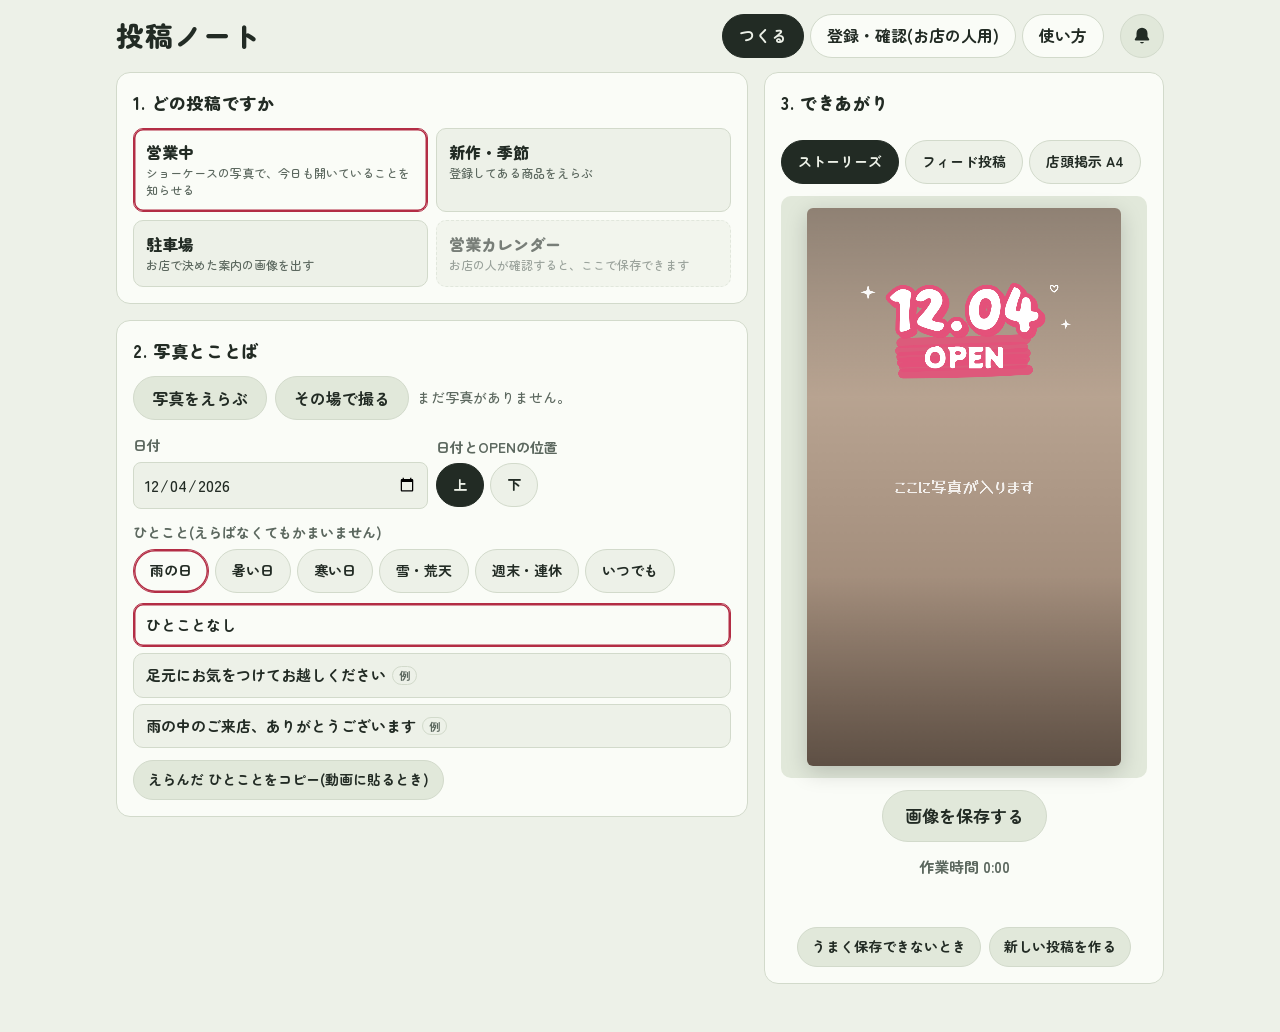
<file: index.html>
<!doctype html>
<html lang="ja">
<head>
<meta charset="utf-8">
<meta name="viewport" content="width=device-width,initial-scale=1,viewport-fit=cover">
<title>投稿ノート</title>
<meta name="theme-color" content="#EDF1E8" media="(prefers-color-scheme: light)">
<meta name="theme-color" content="#151A16" media="(prefers-color-scheme: dark)">
<meta name="apple-mobile-web-app-capable" content="yes">
<meta name="apple-mobile-web-app-title" content="投稿ノート">
<link rel="manifest" href="manifest.json">
<link rel="preconnect" href="https://fonts.googleapis.com">
<link rel="preconnect" href="https://fonts.gstatic.com" crossorigin>
<link rel="stylesheet" href="https://fonts.googleapis.com/css2?family=Potta+One&family=Yusei+Magic&family=Zen+Maru+Gothic:wght@500;700;900&display=swap">
<link rel="stylesheet" href="css/style.css?v=21">
<script type="module" src="js/app.js?v=21"></script>
</head>
<body>
<div class="app">
  <header class="top">
    <h1>投稿ノート</h1>
    <button type="button" class="bell" id="bellBtn" aria-label="お知らせ" aria-expanded="false" aria-controls="bellPanel">
      <svg viewBox="0 0 24 24" width="22" height="22" aria-hidden="true"><path d="M12 3a6 6 0 0 0-6 6v3.6L4.3 15.4A1 1 0 0 0 5.2 17h13.6a1 1 0 0 0 .9-1.6L18 12.6V9a6 6 0 0 0-6-6Zm-2.2 15.5a2.3 2.3 0 0 0 4.4 0Z" fill="currentColor"/></svg>
      <span class="bell-dot" id="bellDot" hidden></span>
    </button>
    <nav class="tabs" aria-label="画面の切りかえ">
      <a href="#make" id="nav-make">つくる</a><a href="#shop" id="nav-shop">登録・確認(お店の人用)</a><a href="manual.html">使い方</a>
    </nav>
  </header>

  <div class="warn" id="inapp" hidden>
    LINEなどのアプリの中で開いています。この画面では、画像の保存や共有がうまく動かないことがあります。
    右上(または右下)の「…」から「ブラウザで開く」をえらんで、SafariかChromeで開いてください。
  </div>

  <!-- お知らせ:右上のベルを押したときだけ開く。新しいものがあると、ベルに赤い点がつく -->
  <div class="bell-back" id="bellBack" hidden></div>
  <section class="bell-panel" id="bellPanel" aria-labelledby="h-bell" hidden>
    <div class="bell-head"><h2 id="h-bell">お知らせ</h2><button type="button" class="small" id="bellClose" aria-label="お知らせを閉じる">×</button></div>
    <p class="hint" id="bellEmpty">お知らせはありません。</p>
    <div class="stack" id="newPosts" hidden></div>
  <p class="warn" id="autoAlert" role="status" hidden></p>

  <div class="notice share" id="share" role="status" hidden>
    <p id="shareText"></p>
    <p class="hint">開いたら、投稿の下の紙飛行機のボタン →「ストーリーズに追加」→「送信先」の「ストーリーズ」</p>
    <div class="row"><a class="primary-link" id="shareGo" href="#" target="_blank" rel="noopener">Instagramで投稿を開く</a><button type="button" class="small" id="shareDone">シェアした</button></div>
  </div>

  <div class="notice" id="notice" role="status" hidden>
    <p id="noticeText"></p>
    <div class="row"><button type="button" class="primary" id="noticeGo">営業日を確認する(お店の人用)</button></div>
  </div>
  </section>

  <!-- 予約サイトの新作を、ワンタップでフィードに投稿する画面(ベルのお知らせから開く) -->
  <section class="bell-panel" id="npPanel" aria-labelledby="h-np" hidden>
    <div class="bell-head"><h2 id="h-np">新作をInstagramに投稿</h2><button type="button" class="small" id="npClose" aria-label="閉じる">×</button></div>
    <p class="hint" id="npLead"></p>
    <div class="stage"><canvas id="npCv" width="1080" height="1350" aria-label="投稿する画像"></canvas></div>
    <div class="field" id="npPosWrap" hidden><label for="npPos">写真の左右の位置</label><input type="range" id="npPos" min="0" max="100" value="50"></div>
    <p class="hint">投稿の文:<br><b id="npCaption" style="white-space:pre-wrap"></b></p>
    <div class="field" id="npPassBox" hidden><label for="npPass">お店の合言葉(このスマホでは、初めの1回だけ)</label><input type="password" id="npPass" autocomplete="off"></div>
    <p class="status" id="npStatus" aria-live="polite"></p>
    <div class="row"><button type="button" class="primary big" id="npGo">フィードに投稿する</button><button type="button" id="npCancel">やめる</button></div>
  </section>

  <!-- ===== つくる ===== -->
  <main class="grid" id="tab-make">
    <section aria-labelledby="h-kind">
      <h2 id="h-kind">1. どの投稿ですか</h2>
      <div class="kinds" id="kinds" role="radiogroup" aria-labelledby="h-kind">
        <label><input type="radio" name="kind" id="kind-open" value="open" checked><b>営業中</b><small>ショーケースの写真で、今日も開いていることを知らせる</small></label>
        <label><input type="radio" name="kind" id="kind-new" value="new"><b>新作・季節</b><small>登録してある商品をえらぶ</small></label>
        <label><input type="radio" name="kind" id="kind-park" value="park"><b>駐車場</b><small>お店で決めた案内の画像を出す</small></label>
        <label id="kindCalWrap"><input type="radio" name="kind" id="kind-cal" value="cal"><b id="kindCalName">営業カレンダー</b><small id="kindCalNote">確認ずみの月の画像を保存する</small></label>
      </div>
    </section>

    <section aria-labelledby="h-fields">
      <h2 id="h-fields">2. 写真とことば</h2>
      <div class="stack" id="photoBox">
        <div class="row" id="photoCtl">
          <span class="filebtn">写真をえらぶ<input type="file" id="photoFile" accept="image/*" aria-label="写真をえらぶ"></span>
          <span class="filebtn">その場で撮る<input type="file" id="photoCam" accept="image/*" capture="environment" aria-label="その場で撮る"></span>
          <span class="hint" id="photoState" aria-live="polite">まだ写真がありません。</span>
        </div>
        <div class="field" id="photoPosWrap" hidden><label for="photoPos">写真の上下の位置</label><input type="range" id="photoPos" min="0" max="100" value="50"></div>
      </div>

      <div class="stack" id="fs-open">
        <div class="row" id="posRow">
          <div class="field grow"><label for="f-date">日付</label><input type="date" id="f-date"></div>
          <div class="field grow"><span id="l-pos">日付とOPENの位置</span>
            <div class="seg" role="radiogroup" aria-labelledby="l-pos">
              <label><input type="radio" name="pos" id="pos-top" value="top" checked>上</label><label><input type="radio" name="pos" id="pos-bottom" value="bottom">下</label>
            </div>
          </div>
        </div>
        <div class="field" id="phraseField"><span id="l-cat">ひとこと(えらばなくてもかまいません)</span>
          <div class="chips" id="catChips" role="radiogroup" aria-labelledby="l-cat"></div>
          <div class="chips words" id="phraseChips" role="radiogroup" aria-label="ひとこと"></div>
        </div>
        <div class="row" id="copyRow"><button type="button" class="small" id="phraseCopy">えらんだ ひとことをコピー(動画に貼るとき)</button><span class="status" id="s-phrase" aria-live="polite"></span></div>
      </div>

      <div class="stack" id="fs-new" hidden>
        <div class="field"><label for="f-product">商品</label><select id="f-product"></select></div>
        <div class="field"><label for="f-badge">ラベル</label>
          <select id="f-badge"><option>NEW</option><option>季節限定</option><option>本日のおすすめ</option><option value="">なし</option></select></div>
        <div class="row" id="shopPhotoRow" hidden><button type="button" class="small" id="shopPhotoBtn">お店の写真を使う</button><span class="hint" id="shopPhotoState"></span></div>
      </div>

      <div class="stack" id="fs-cal" hidden>
        <div class="field"><label for="f-calmonth">何月の分</label><select id="f-calmonth"></select></div>
        <p class="hint">お店の人が確認した月だけが出ます。日にちを変えるときは、お店の人用のページで直してください。</p>
      </div>

      <div class="stack" id="fs-park" hidden>
        <p class="hint">お店で決めた駐車場の案内の画像が、そのまま入ります。大きさをえらんで、保存か共有をしてください。</p>
      </div>
    </section>

    <section class="preview" aria-labelledby="h-prev">
      <h2 id="h-prev">3. できあがり</h2>
      <div class="seg" id="fmts" role="radiogroup" aria-label="大きさ">
        <label><input type="radio" name="fmt" id="fmt-story" value="story" checked>ストーリーズ</label>
        <label><input type="radio" name="fmt" id="fmt-feed" value="feed">フィード投稿</label>
        <label><input type="radio" name="fmt" id="fmt-a4" value="a4">店頭掲示 A4</label>
      </div>
      <div class="stage" id="stage"><canvas id="cv" width="1080" height="1920" aria-label="できあがった画像のプレビュー"></canvas></div>
      <div class="row center" id="actions">
        <button type="button" class="primary big" id="shareBtn" hidden>共有する(Instagramへ)</button>
        <button type="button" class="big" id="saveBtn">画像を保存する</button>
      </div>
      <p class="timer center" id="timer">作業時間 0:00</p>
      <p class="status center" id="status" aria-live="polite"></p>
      <div class="row center" id="extraRow">
        <button type="button" class="small" id="fallbackBtn">うまく保存できないとき</button>
        <button type="button" class="small" id="newBtn">新しい投稿を作る</button>
      </div>
      <div class="fallback" id="fallback" hidden>
        <p class="hint">下の画像を長押し(パソコンは右クリック)して保存してください。</p>
        <img id="fallbackImg" alt="保存用の画像">
      </div>
    </section>

  </main>

  <!-- ===== お店の人用 ===== -->
  <main class="grid" id="tab-shop" hidden>
    <section class="stack">
      <h2>登録・確認(お店の人用)</h2>
      <p>ひとこと、商品、お店の設定の登録と、営業カレンダーの確認は、お店の人用のページで行います。</p>
      <div class="row"><button type="button" class="primary" id="adminOpen">登録・確認のページを開く</button></div>
      <p class="hint" id="adminSoon">お店の人用のページは準備中です。</p>
      <p class="hint" id="feedInfo"></p>
    </section>
    <section class="stack">
      <h2>お店の合言葉(このスマホ)</h2>
      <p class="hint">新作をInstagramに投稿したり、営業カレンダーの画像を作ったりするには、お店の合言葉が要ります。一度入れると、このスマホが覚えます。</p>
      <div class="row"><input type="password" id="passInput" autocomplete="off" aria-label="お店の合言葉"><button type="button" id="passSave">覚えさせる</button><button type="button" class="small" id="passForget" hidden>忘れさせる</button></div>
      <p class="status" id="passState" aria-live="polite"></p>
    </section>
    <section class="stack">
      <h2>作業時間の記録(このスマホの分)</h2>
      <p class="hint">「つくる」の画面で内容に触りはじめてから、保存か共有をするまでの時間です。今は、このスマホの分だけが残ります。記録は、日時・種類・大きさ・秒数だけを、お店のシートにも送ります(名前などは送りません)。</p>
      <p class="avg" id="logAvg"></p>
      <div class="scroll"><table id="logTable"><thead><tr><th>日時</th><th>種類</th><th>大きさ</th><th>秒</th></tr></thead><tbody></tbody></table></div>
      <p class="hint" id="logEmpty">まだ記録がありません。</p>
      <p class="hint" id="logPending"></p>
      <div class="row"><button type="button" id="logCopy">表計算ソフトに貼れる形でコピー</button><button type="button" id="logClear">記録を消す</button></div>
      <p class="status" id="s-log" aria-live="polite"></p>
    </section>
  </main>
</div>
</body>
</html>
</file>
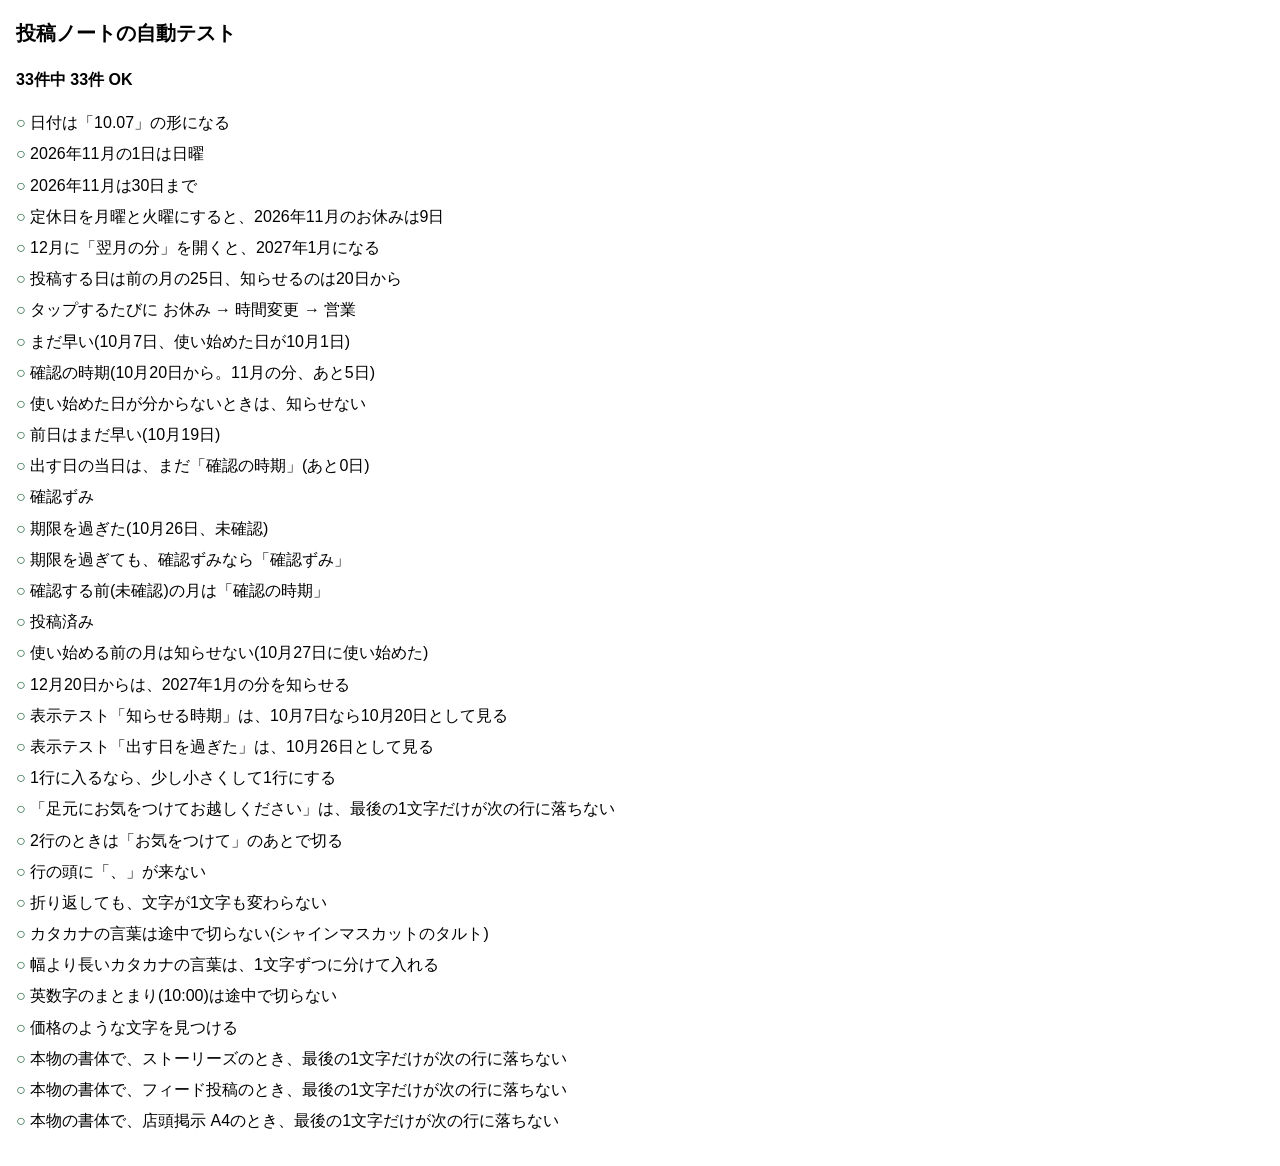
<file: tests/index.html>
<!doctype html>
<html lang="ja">
<head>
<meta charset="utf-8">
<meta name="viewport" content="width=device-width,initial-scale=1">
<title>投稿ノートのテスト</title>
<link rel="stylesheet" href="https://fonts.googleapis.com/css2?family=Potta+One&family=Yusei+Magic&display=swap">
<style>
  :root { color-scheme: light dark; --ok: #2F6B45; --bad: #B32D45; }
  body { margin: 0; padding: 16px; font-family: "Hiragino Maru Gothic ProN", sans-serif; line-height: 1.7; background: Canvas; color: CanvasText; }
  h1 { font-size: 20px; margin: 0 0 8px; }
  #sum { font-weight: 700; margin-bottom: 12px; }
  li { margin-bottom: 4px; list-style: none; }
  .ok::before { content: "○ "; color: var(--ok); font-weight: 700; }
  .bad::before { content: "× "; color: var(--bad); font-weight: 700; }
  .err { color: var(--bad); font-size: 14px; }
  ul { padding: 0; }
</style>
</head>
<body>
<h1>投稿ノートの自動テスト</h1>
<p id="sum">動かしています…</p>
<ul id="list"></ul>
<script type="module">
import { run } from './cases.js';
import { layout } from '../js/text.js';
import { F_HAND } from '../js/draw.js';
import { FORMATS } from '../js/data.js';

// 本物の書体と、画像と同じ幅で「足元にお気をつけてお越しください」を確かめる
await document.fonts.load('58px "Yusei Magic"', '足元にお気をつけてお越しください').catch(() => {});
const c = document.createElement('canvas').getContext('2d');
const measure = (t, s) => { c.font = `${s}px ${F_HAND}`; return c.measureText(t).width; };
const extra = Object.entries(FORMATS).map(([k, f]) => [`本物の書体で、${f.name}のとき、最後の1文字だけが次の行に落ちない`, eq => {
  const u = f.w / 1080;
  for (const maxW of [f.w - 2 * f.x * u, (f.w - 2 * f.x * u) * 0.6, (f.w - 2 * f.x * u) * 0.4]) {
    const r = layout('足元にお気をつけてお越しください', { size: 58 * u, min: 44 * u, maxW, measure });
    for (const l of r.lines) eq([...l].length >= 2, true, r.lines.join(' / '));
  }
}]);

const results = run(extra), bad = results.filter(r => !r.ok).length;
document.getElementById('sum').textContent = `${results.length}件中 ${results.length - bad}件 OK${bad ? `、${bad}件 まちがい` : ''}`;
document.getElementById('list').innerHTML = results.map(r =>
  `<li class="${r.ok ? 'ok' : 'bad'}">${r.name}${r.errors.map(e => `<div class="err">${e}</div>`).join('')}</li>`).join('');
</script>
</body>
</html>
</file>
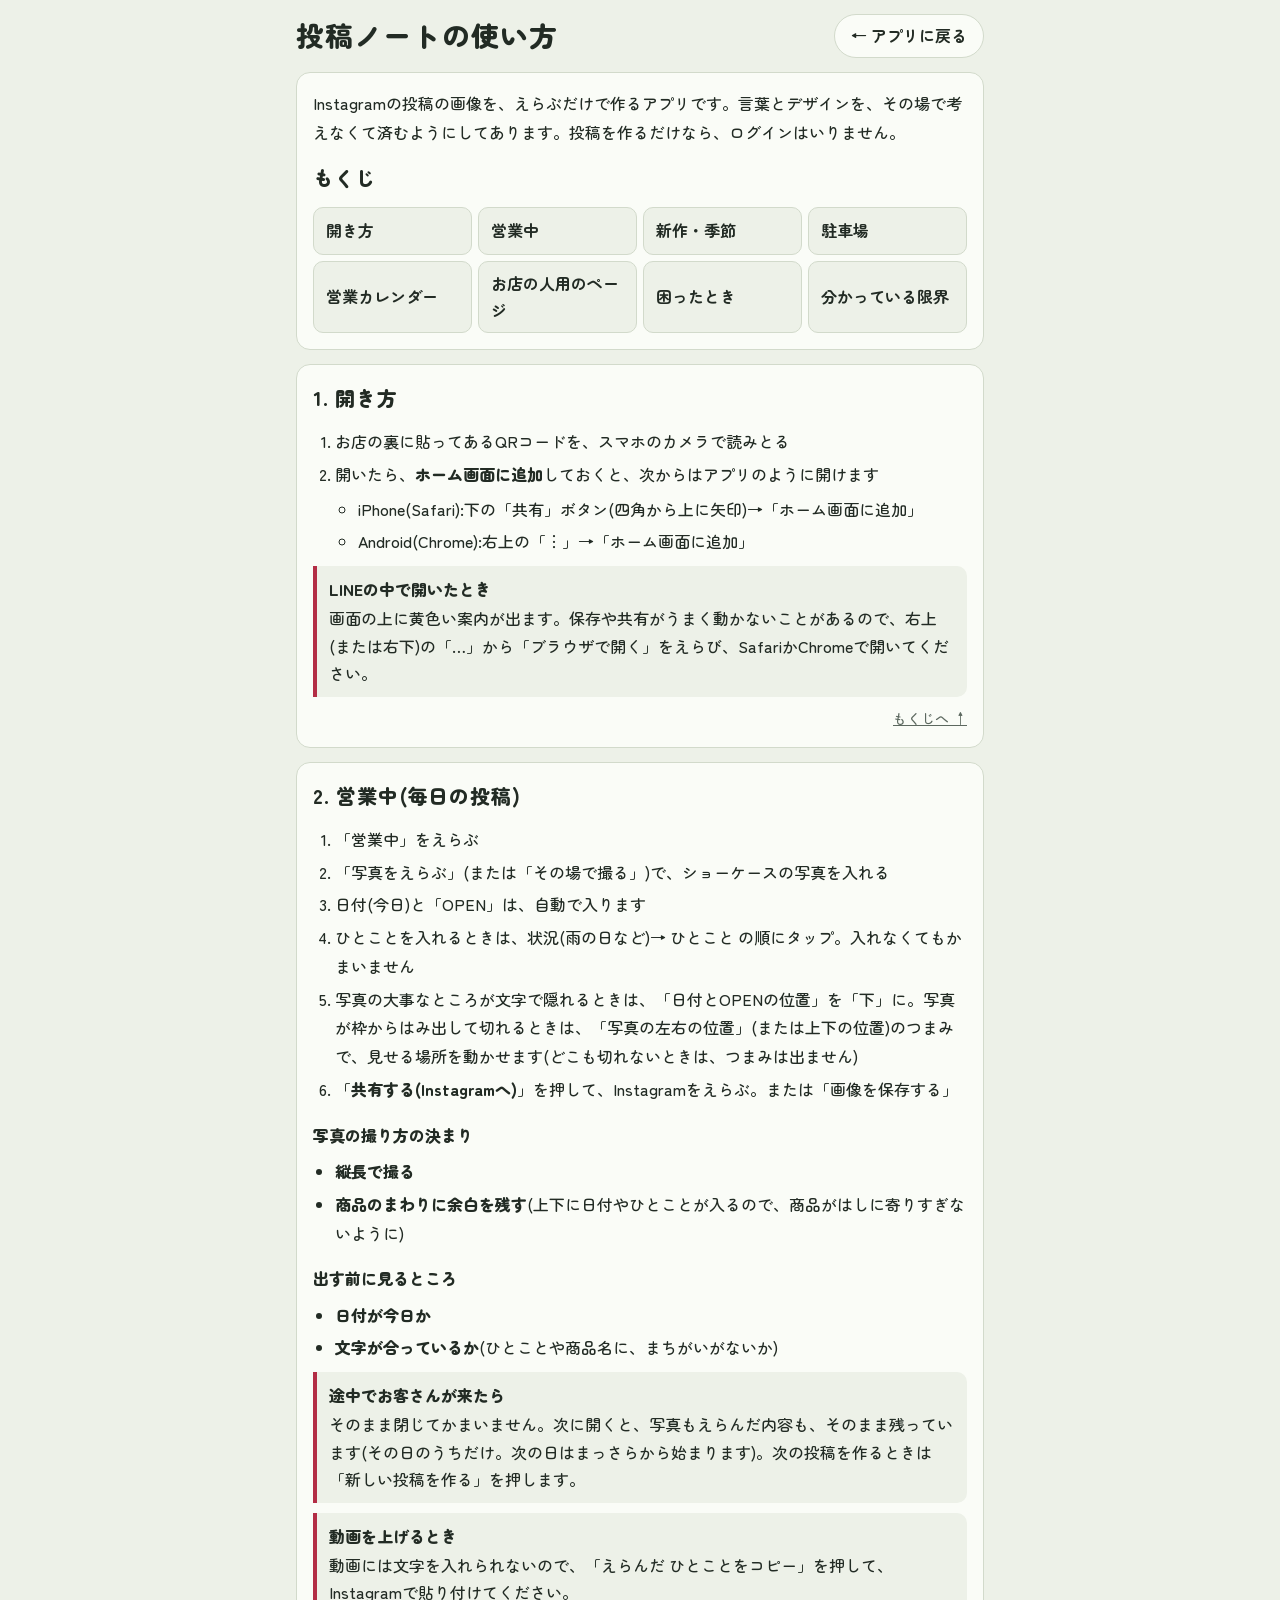
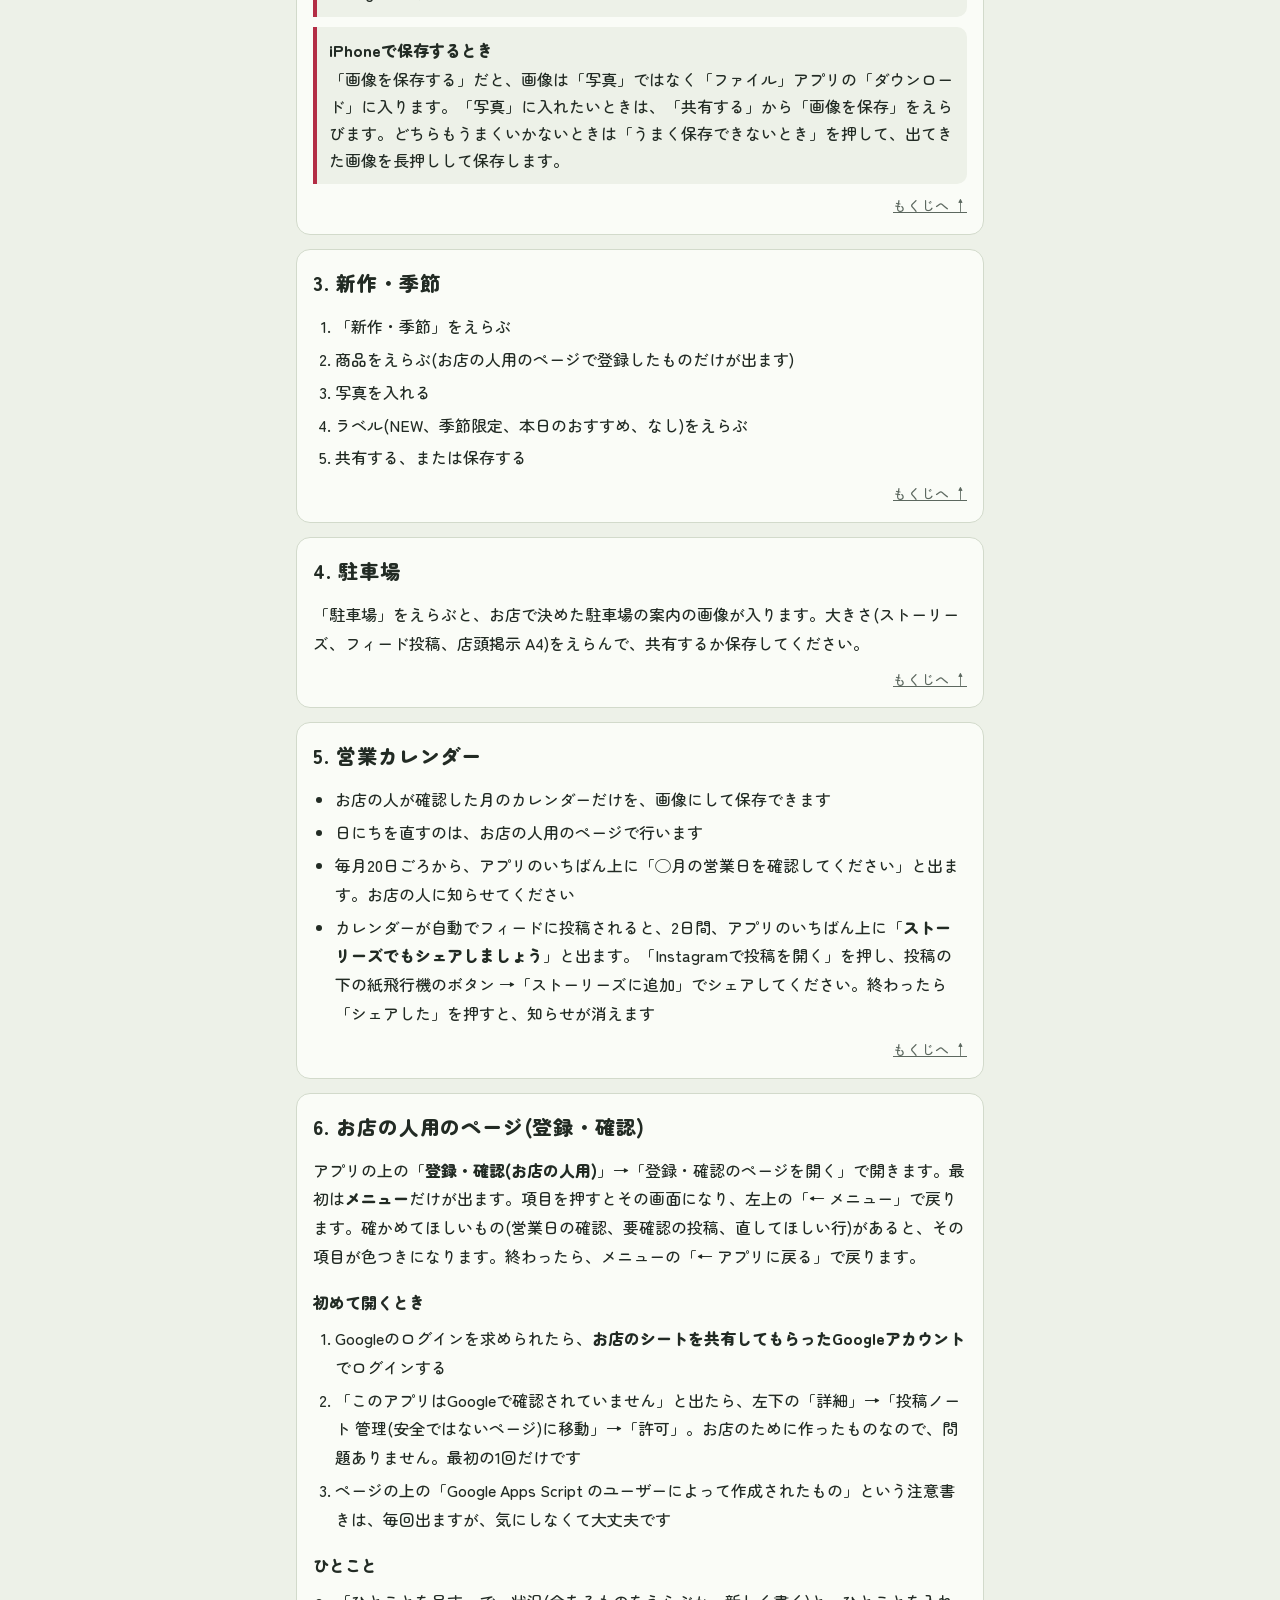
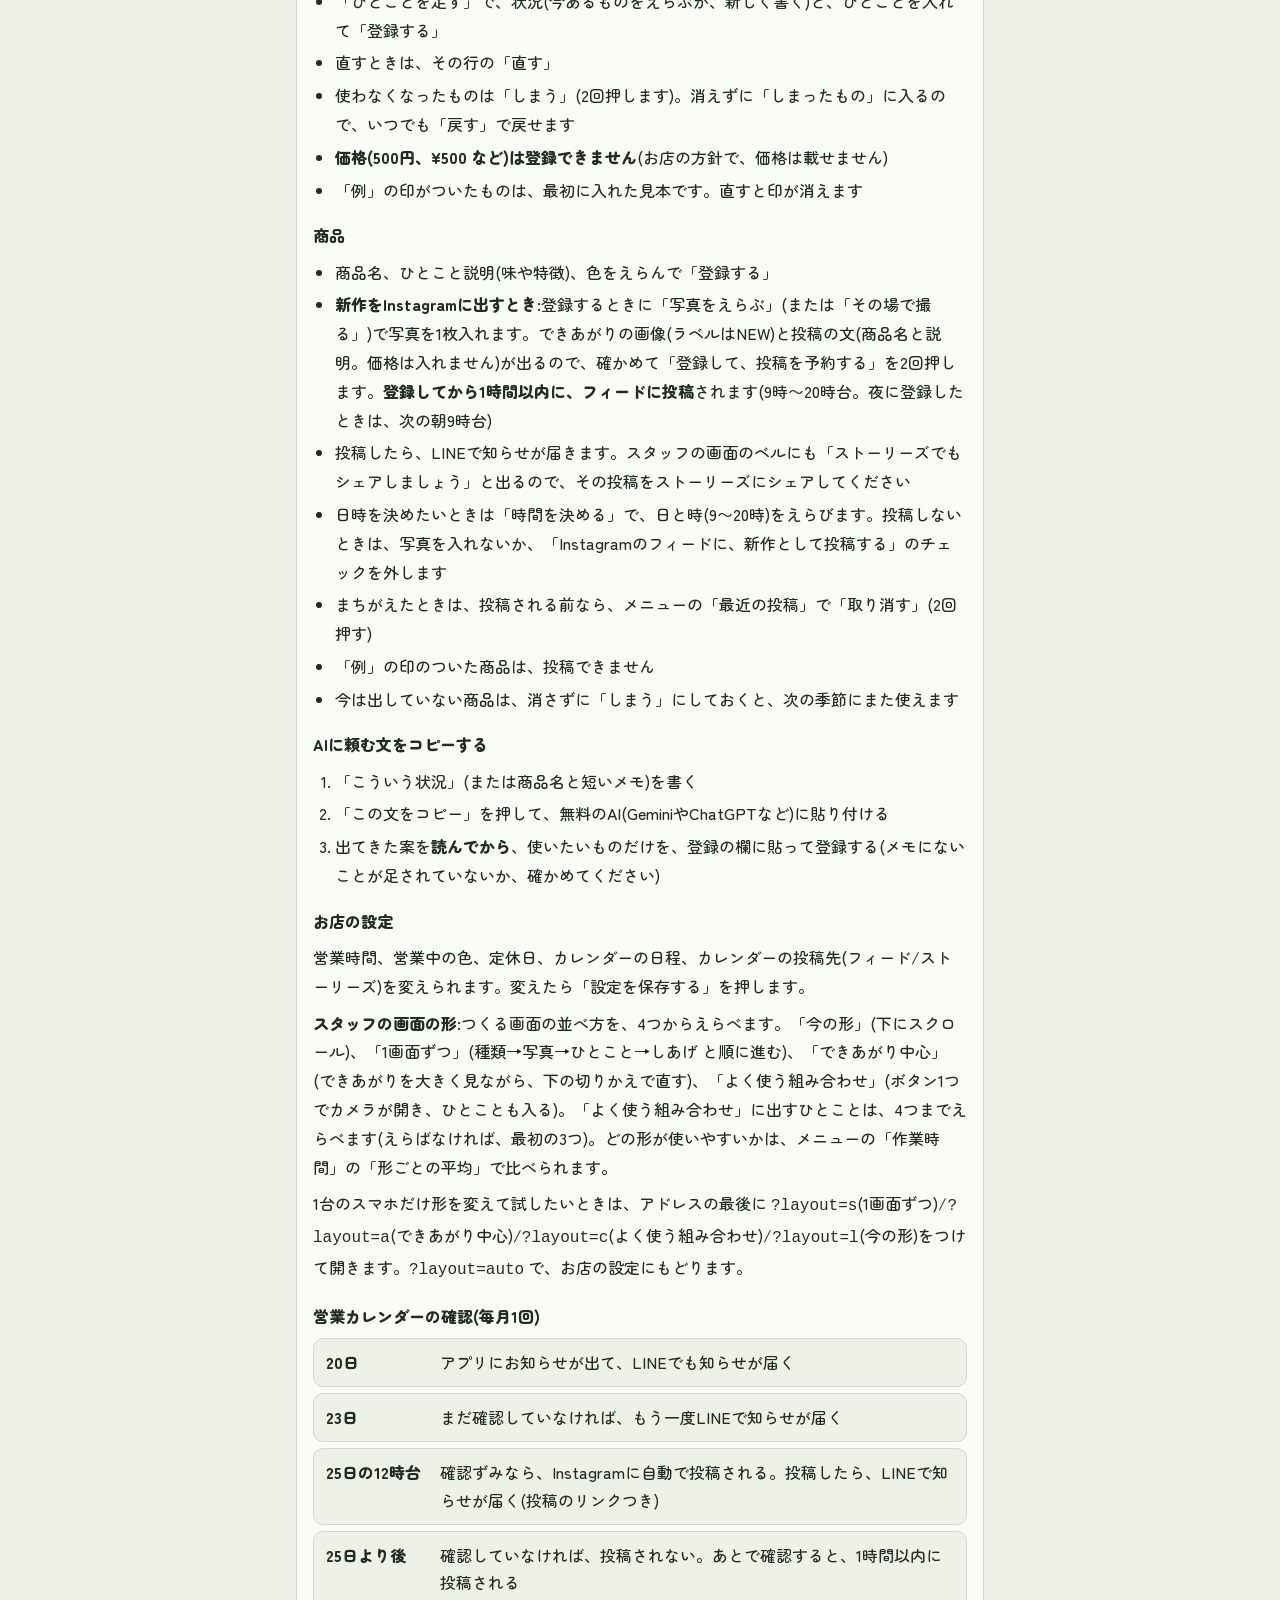
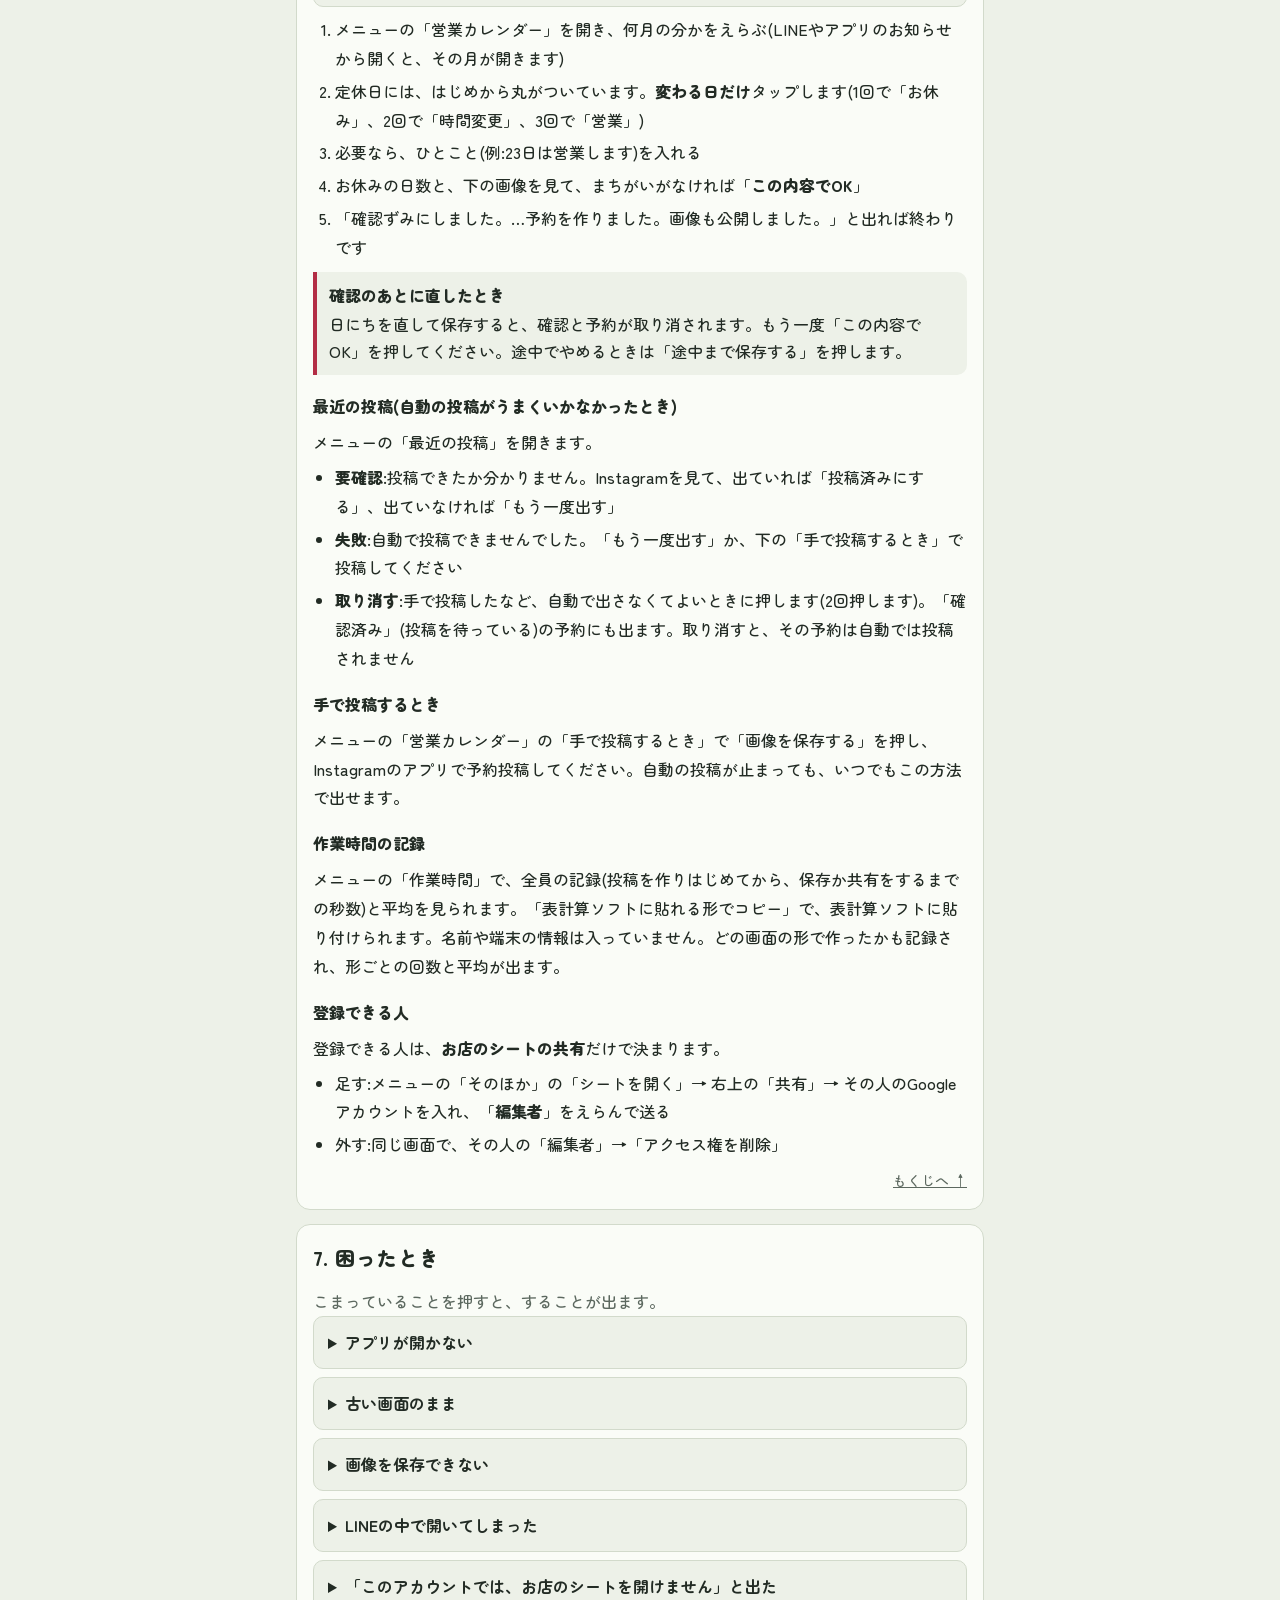
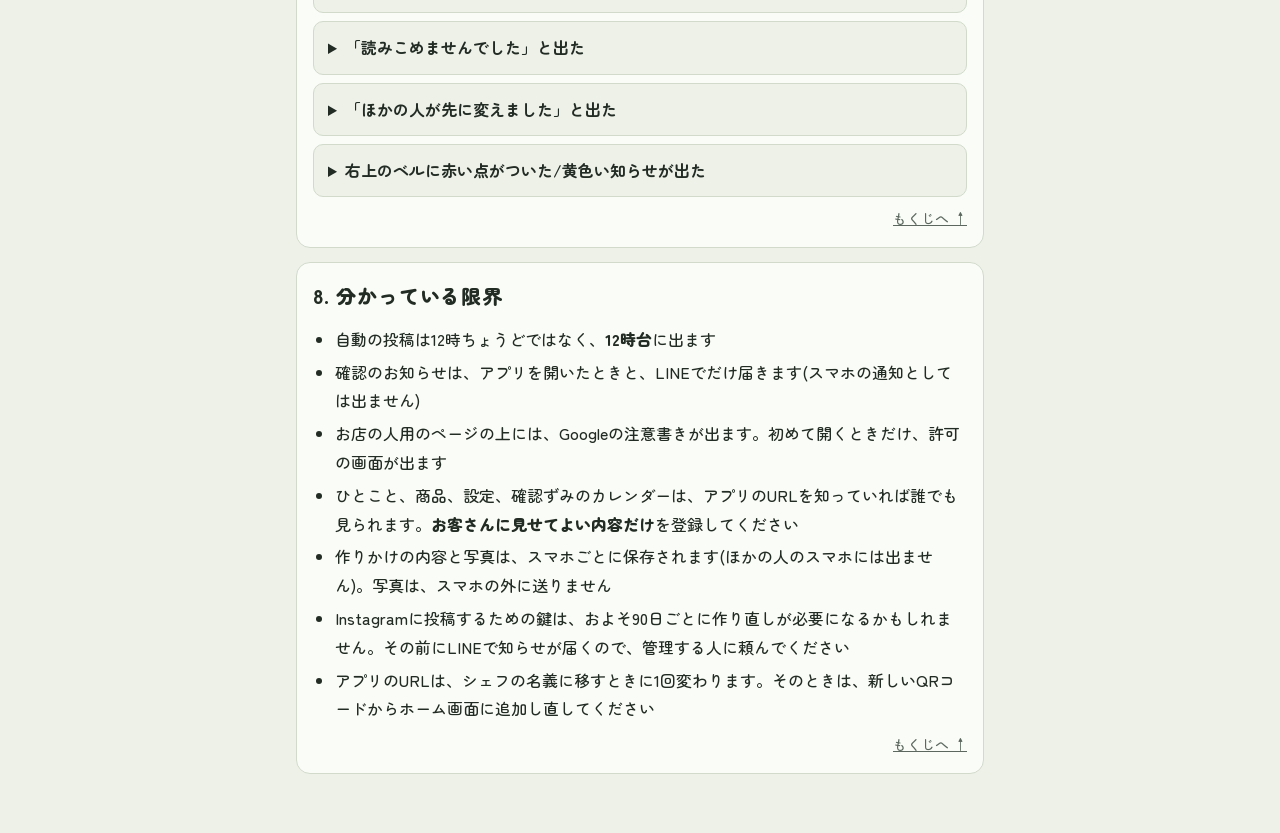
<file: manual.html>
<!doctype html>
<html lang="ja">
<head>
<meta charset="utf-8">
<meta name="viewport" content="width=device-width,initial-scale=1,viewport-fit=cover">
<title>投稿ノートの使い方</title>
<meta name="theme-color" content="#EDF1E8" media="(prefers-color-scheme: light)">
<meta name="theme-color" content="#151A16" media="(prefers-color-scheme: dark)">
<link rel="preconnect" href="https://fonts.googleapis.com">
<link rel="preconnect" href="https://fonts.gstatic.com" crossorigin>
<link rel="stylesheet" href="https://fonts.googleapis.com/css2?family=Zen+Maru+Gothic:wght@500;700;900&display=swap">
<link rel="stylesheet" href="css/style.css?v=21">
<style>
  /* 説明書のページだけの見た目。色はアプリと同じ(css/style.css)を使う */
  .doc { max-width: 720px; margin: 0 auto; }
  .doc section { margin-bottom: 14px; scroll-margin-top: 12px; }
  .doc h2 { font-size: 20px; margin: 0 0 12px; }
  .doc h3 { font-size: 16px; font-weight: 900; margin: 18px 0 8px; }
  .doc p, .doc li { font-size: 16px; line-height: 1.8; }
  .doc p + p { margin-top: 8px; }
  .doc ol, .doc ul { margin: 6px 0; padding-left: 1.4em; }
  .doc li + li { margin-top: 4px; }
  .doc b { font-weight: 900; }
  .lead { font-size: 16px; }
  .toc { display: grid; gap: 6px; grid-template-columns: repeat(auto-fill, minmax(140px, 1fr)); }
  .toc a { display: flex; align-items: center; min-height: 48px; padding: 8px 12px; border-radius: 10px; border: 1.5px solid var(--line); background: var(--bg); color: var(--ink); text-decoration: none; font-weight: 700; }
  .tip { border-left: 4px solid var(--accent); background: var(--bg); border-radius: 0 10px 10px 0; padding: 10px 12px; margin: 10px 0; }
  .tip b:first-child { display: block; margin-bottom: 2px; }
  .sched { display: grid; gap: 6px; margin: 8px 0; }
  .sched div { display: grid; grid-template-columns: 6.5em 1fr; gap: 10px; align-items: start; border: 1.5px solid var(--line); border-radius: 10px; padding: 10px 12px; background: var(--bg); }
  .sched dt, .sched .d { font-weight: 900; }
  .trouble { display: grid; gap: 8px; }
  .trouble details { border: 1.5px solid var(--line); border-radius: 10px; background: var(--bg); }
  .trouble summary { cursor: pointer; padding: 12px 14px; font-weight: 700; min-height: 48px; list-style-position: inside; }
  .trouble details > div { padding: 0 14px 12px; }
  .back-top { display: inline-flex; align-items: center; min-height: 44px; padding: 6px 16px; border-radius: 999px; border: 1.5px solid var(--line); background: var(--surface); color: var(--ink); font-weight: 700; text-decoration: none; }
  .to-top { display: block; text-align: right; margin-top: 10px; font-size: 14px; color: var(--muted); }
</style>
</head>
<body>
<div class="app doc">
  <header class="top">
    <h1>投稿ノートの使い方</h1>
    <a class="back-top" href="./">← アプリに戻る</a>
  </header>

  <section id="top">
    <p class="lead">Instagramの投稿の画像を、えらぶだけで作るアプリです。言葉とデザインを、その場で考えなくて済むようにしてあります。投稿を作るだけなら、ログインはいりません。</p>
    <h2 style="margin-top:14px">もくじ</h2>
    <nav class="toc" aria-label="もくじ">
      <a href="#open">開き方</a><a href="#eigyo">営業中</a><a href="#new">新作・季節</a><a href="#park">駐車場</a>
      <a href="#cal">営業カレンダー</a><a href="#shop">お店の人用のページ</a><a href="#trouble">困ったとき</a><a href="#limits">分かっている限界</a>
    </nav>
  </section>

  <section id="open">
    <h2>1. 開き方</h2>
    <ol>
      <li>お店の裏に貼ってあるQRコードを、スマホのカメラで読みとる</li>
      <li>開いたら、<b>ホーム画面に追加</b>しておくと、次からはアプリのように開けます
        <ul>
          <li>iPhone(Safari):下の「共有」ボタン(四角から上に矢印)→「ホーム画面に追加」</li>
          <li>Android(Chrome):右上の「︙」→「ホーム画面に追加」</li>
        </ul>
      </li>
    </ol>
    <div class="tip"><b>LINEの中で開いたとき</b>画面の上に黄色い案内が出ます。保存や共有がうまく動かないことがあるので、右上(または右下)の「…」から「ブラウザで開く」をえらび、SafariかChromeで開いてください。</div>
    <a class="to-top" href="#top">もくじへ ↑</a>
  </section>

  <section id="eigyo">
    <h2>2. 営業中(毎日の投稿)</h2>
    <ol>
      <li>「営業中」をえらぶ</li>
      <li>「写真をえらぶ」(または「その場で撮る」)で、ショーケースの写真を入れる</li>
      <li>日付(今日)と「OPEN」は、自動で入ります</li>
      <li>ひとことを入れるときは、状況(雨の日など)→ ひとこと の順にタップ。入れなくてもかまいません</li>
      <li>写真の大事なところが文字で隠れるときは、「日付とOPENの位置」を「下」に。写真が枠からはみ出して切れるときは、「写真の左右の位置」(または上下の位置)のつまみで、見せる場所を動かせます(どこも切れないときは、つまみは出ません)</li>
      <li>「<b>共有する(Instagramへ)</b>」を押して、Instagramをえらぶ。または「画像を保存する」</li>
    </ol>

    <h3>写真の撮り方の決まり</h3>
    <ul>
      <li><b>縦長で撮る</b></li>
      <li><b>商品のまわりに余白を残す</b>(上下に日付やひとことが入るので、商品がはしに寄りすぎないように)</li>
    </ul>

    <h3>出す前に見るところ</h3>
    <ul>
      <li><b>日付が今日か</b></li>
      <li><b>文字が合っているか</b>(ひとことや商品名に、まちがいがないか)</li>
    </ul>

    <div class="tip"><b>途中でお客さんが来たら</b>そのまま閉じてかまいません。次に開くと、写真もえらんだ内容も、そのまま残っています(その日のうちだけ。次の日はまっさらから始まります)。次の投稿を作るときは「新しい投稿を作る」を押します。</div>
    <div class="tip"><b>動画を上げるとき</b>動画には文字を入れられないので、「えらんだ ひとことをコピー」を押して、Instagramで貼り付けてください。</div>
    <div class="tip"><b>iPhoneで保存するとき</b>「画像を保存する」だと、画像は「写真」ではなく「ファイル」アプリの「ダウンロード」に入ります。「写真」に入れたいときは、「共有する」から「画像を保存」をえらびます。どちらもうまくいかないときは「うまく保存できないとき」を押して、出てきた画像を長押しして保存します。</div>
    <a class="to-top" href="#top">もくじへ ↑</a>
  </section>

  <section id="new">
    <h2>3. 新作・季節</h2>
    <ol>
      <li>「新作・季節」をえらぶ</li>
      <li>商品をえらぶ(お店の人用のページで登録したものだけが出ます)</li>
      <li>写真を入れる</li>
      <li>ラベル(NEW、季節限定、本日のおすすめ、なし)をえらぶ</li>
      <li>共有する、または保存する</li>
    </ol>
    <a class="to-top" href="#top">もくじへ ↑</a>
  </section>

  <section id="park">
    <h2>4. 駐車場</h2>
    <p>「駐車場」をえらぶと、お店で決めた駐車場の案内の画像が入ります。大きさ(ストーリーズ、フィード投稿、店頭掲示 A4)をえらんで、共有するか保存してください。</p>
    <a class="to-top" href="#top">もくじへ ↑</a>
  </section>

  <section id="cal">
    <h2>5. 営業カレンダー</h2>
    <ul>
      <li>お店の人が確認した月のカレンダーだけを、画像にして保存できます</li>
      <li>日にちを直すのは、お店の人用のページで行います</li>
      <li>毎月20日ごろから、アプリのいちばん上に「◯月の営業日を確認してください」と出ます。お店の人に知らせてください</li>
      <li>カレンダーが自動でフィードに投稿されると、2日間、アプリのいちばん上に「<b>ストーリーズでもシェアしましょう</b>」と出ます。「Instagramで投稿を開く」を押し、投稿の下の紙飛行機のボタン →「ストーリーズに追加」でシェアしてください。終わったら「シェアした」を押すと、知らせが消えます</li>
    </ul>
    <a class="to-top" href="#top">もくじへ ↑</a>
  </section>

  <section id="shop">
    <h2>6. お店の人用のページ(登録・確認)</h2>
    <p>アプリの上の「<b>登録・確認(お店の人用)</b>」→「登録・確認のページを開く」で開きます。最初は<b>メニュー</b>だけが出ます。項目を押すとその画面になり、左上の「← メニュー」で戻ります。確かめてほしいもの(営業日の確認、要確認の投稿、直してほしい行)があると、その項目が色つきになります。終わったら、メニューの「← アプリに戻る」で戻ります。</p>

    <h3>初めて開くとき</h3>
    <ol>
      <li>Googleのログインを求められたら、<b>お店のシートを共有してもらったGoogleアカウント</b>でログインする</li>
      <li>「このアプリはGoogleで確認されていません」と出たら、左下の「詳細」→「投稿ノート 管理(安全ではないページ)に移動」→「許可」。お店のために作ったものなので、問題ありません。最初の1回だけです</li>
      <li>ページの上の「Google Apps Script のユーザーによって作成されたもの」という注意書きは、毎回出ますが、気にしなくて大丈夫です</li>
    </ol>

    <h3>ひとこと</h3>
    <ul>
      <li>「ひとことを足す」で、状況(今あるものをえらぶか、新しく書く)と、ひとことを入れて「登録する」</li>
      <li>直すときは、その行の「直す」</li>
      <li>使わなくなったものは「しまう」(2回押します)。消えずに「しまったもの」に入るので、いつでも「戻す」で戻せます</li>
      <li><b>価格(500円、¥500 など)は登録できません</b>(お店の方針で、価格は載せません)</li>
      <li>「例」の印がついたものは、最初に入れた見本です。直すと印が消えます</li>
    </ul>

    <h3>商品</h3>
    <ul>
      <li>商品名、ひとこと説明(味や特徴)、色をえらんで「登録する」</li>
      <li><b>新作をInstagramに出すとき</b>:登録するときに「写真をえらぶ」(または「その場で撮る」)で写真を1枚入れます。できあがりの画像(ラベルはNEW)と投稿の文(商品名と説明。価格は入れません)が出るので、確かめて「登録して、投稿を予約する」を2回押します。<b>登録してから1時間以内に、フィードに投稿</b>されます(9時〜20時台。夜に登録したときは、次の朝9時台)</li>
      <li>投稿したら、LINEで知らせが届きます。スタッフの画面のベルにも「ストーリーズでもシェアしましょう」と出るので、その投稿をストーリーズにシェアしてください</li>
      <li>日時を決めたいときは「時間を決める」で、日と時(9〜20時)をえらびます。投稿しないときは、写真を入れないか、「Instagramのフィードに、新作として投稿する」のチェックを外します</li>
      <li>まちがえたときは、投稿される前なら、メニューの「最近の投稿」で「取り消す」(2回押す)</li>
      <li>「例」の印のついた商品は、投稿できません</li>
      <li>今は出していない商品は、消さずに「しまう」にしておくと、次の季節にまた使えます</li>
    </ul>

    <h3>AIに頼む文をコピーする</h3>
    <ol>
      <li>「こういう状況」(または商品名と短いメモ)を書く</li>
      <li>「この文をコピー」を押して、無料のAI(GeminiやChatGPTなど)に貼り付ける</li>
      <li>出てきた案を<b>読んでから</b>、使いたいものだけを、登録の欄に貼って登録する(メモにないことが足されていないか、確かめてください)</li>
    </ol>

    <h3>お店の設定</h3>
    <p>営業時間、営業中の色、定休日、カレンダーの日程、カレンダーの投稿先(フィード/ストーリーズ)を変えられます。変えたら「設定を保存する」を押します。</p>
    <p><b>スタッフの画面の形</b>:つくる画面の並べ方を、4つからえらべます。「今の形」(下にスクロール)、「1画面ずつ」(種類→写真→ひとこと→しあげ と順に進む)、「できあがり中心」(できあがりを大きく見ながら、下の切りかえで直す)、「よく使う組み合わせ」(ボタン1つでカメラが開き、ひとことも入る)。「よく使う組み合わせ」に出すひとことは、4つまでえらべます(えらばなければ、最初の3つ)。どの形が使いやすいかは、メニューの「作業時間」の「形ごとの平均」で比べられます。</p>
    <p>1台のスマホだけ形を変えて試したいときは、アドレスの最後に <code>?layout=s</code>(1画面ずつ)/<code>?layout=a</code>(できあがり中心)/<code>?layout=c</code>(よく使う組み合わせ)/<code>?layout=l</code>(今の形)をつけて開きます。<code>?layout=auto</code> で、お店の設定にもどります。</p>

    <h3>営業カレンダーの確認(毎月1回)</h3>
    <div class="sched">
      <div><span class="d">20日</span><span>アプリにお知らせが出て、LINEでも知らせが届く</span></div>
      <div><span class="d">23日</span><span>まだ確認していなければ、もう一度LINEで知らせが届く</span></div>
      <div><span class="d">25日の12時台</span><span>確認ずみなら、Instagramに自動で投稿される。投稿したら、LINEで知らせが届く(投稿のリンクつき)</span></div>
      <div><span class="d">25日より後</span><span>確認していなければ、投稿されない。あとで確認すると、1時間以内に投稿される</span></div>
    </div>
    <ol>
      <li>メニューの「営業カレンダー」を開き、何月の分かをえらぶ(LINEやアプリのお知らせから開くと、その月が開きます)</li>
      <li>定休日には、はじめから丸がついています。<b>変わる日だけ</b>タップします(1回で「お休み」、2回で「時間変更」、3回で「営業」)</li>
      <li>必要なら、ひとこと(例:23日は営業します)を入れる</li>
      <li>お休みの日数と、下の画像を見て、まちがいがなければ「<b>この内容でOK</b>」</li>
      <li>「確認ずみにしました。…予約を作りました。画像も公開しました。」と出れば終わりです</li>
    </ol>
    <div class="tip"><b>確認のあとに直したとき</b>日にちを直して保存すると、確認と予約が取り消されます。もう一度「この内容でOK」を押してください。途中でやめるときは「途中まで保存する」を押します。</div>

    <h3>最近の投稿(自動の投稿がうまくいかなかったとき)</h3>
    <p>メニューの「最近の投稿」を開きます。</p>
    <ul>
      <li><b>要確認</b>:投稿できたか分かりません。Instagramを見て、出ていれば「投稿済みにする」、出ていなければ「もう一度出す」</li>
      <li><b>失敗</b>:自動で投稿できませんでした。「もう一度出す」か、下の「手で投稿するとき」で投稿してください</li>
      <li><b>取り消す</b>:手で投稿したなど、自動で出さなくてよいときに押します(2回押します)。「確認済み」(投稿を待っている)の予約にも出ます。取り消すと、その予約は自動では投稿されません</li>
    </ul>

    <h3>手で投稿するとき</h3>
    <p>メニューの「営業カレンダー」の「手で投稿するとき」で「画像を保存する」を押し、Instagramのアプリで予約投稿してください。自動の投稿が止まっても、いつでもこの方法で出せます。</p>

    <h3>作業時間の記録</h3>
    <p>メニューの「作業時間」で、全員の記録(投稿を作りはじめてから、保存か共有をするまでの秒数)と平均を見られます。「表計算ソフトに貼れる形でコピー」で、表計算ソフトに貼り付けられます。名前や端末の情報は入っていません。どの画面の形で作ったかも記録され、形ごとの回数と平均が出ます。</p>

    <h3>登録できる人</h3>
    <p>登録できる人は、<b>お店のシートの共有</b>だけで決まります。</p>
    <ul>
      <li>足す:メニューの「そのほか」の「シートを開く」→ 右上の「共有」→ その人のGoogleアカウントを入れ、「<b>編集者</b>」をえらんで送る</li>
      <li>外す:同じ画面で、その人の「編集者」→「アクセス権を削除」</li>
    </ul>
    <a class="to-top" href="#top">もくじへ ↑</a>
  </section>

  <section id="trouble">
    <h2>7. 困ったとき</h2>
    <p class="hint">こまっていることを押すと、することが出ます。</p>
    <div class="trouble">
      <details><summary>アプリが開かない</summary><div><p>電波のある所で開き直してください。一度開いたことがあれば、電波がなくても開けます。</p></div></details>
      <details><summary>古い画面のまま</summary><div><p>読み込み直してください(Safariならアドレスの横の「↻」)。直してから数分は、古いものが出ることがあります。数分おいて、もう一度読み込み直してください。</p></div></details>
      <details><summary>画像を保存できない</summary><div><p>「うまく保存できないとき」を押して、出てきた画像を長押しして保存してください。</p></div></details>
      <details><summary>LINEの中で開いてしまった</summary><div><p>「…」→「ブラウザで開く」をえらんで、SafariかChromeで開いてください。</p></div></details>
      <details><summary>「このアカウントでは、お店のシートを開けません」と出た</summary><div><p>そのGoogleアカウントに、シートが共有されていません。持ち主に「編集者」として共有してもらってください。ちがうアカウントで開いていたら、切りかえてください。</p></div></details>
      <details><summary>「読みこめませんでした」と出た</summary><div><p>Googleのアカウントに2つ以上ログインしていると起きることがあります。使うアカウント1つだけでログインし直すか、プライベートブラウズ(シークレットウィンドウ)で開いてください。</p></div></details>
      <details><summary>「ほかの人が先に変えました」と出た</summary><div><p>ほかの人が同じときに直しました。新しい内容が読み直されているので、確かめてから、もう一度押してください。</p></div></details>
      <details><summary>右上のベルに赤い点がついた/黄色い知らせが出た</summary><div>
        <p>アプリのお知らせは、右上のベル(🔔)を押すと見られます。まだ見ていないお知らせがあると、ベルに赤い点がつきます(開くと消えます)。お店の人用のページでは、ページの上に出ます。</p>
        <ul>
          <li>「予約サイトに新作「◯◯」が登録されました」:「画像を作って投稿する」を押し、できあがりと文を確かめて「フィードに投稿する」を2回押します。初めてのときだけ、お店の合言葉を入れます(合言葉は、お店の人に聞いてください)。1時間以内にフィードに出ます</li>
          <li>「ストーリーズでもシェアしましょう」:「Instagramで投稿を開く」から、ストーリーズでシェアして、「シェアした」を押します</li>
          <li>「営業日を確認してください」:お店の人用のページで確認します</li>
          <li>「投稿できたか分かりません」:お店の人用のページの「最近の投稿」で決めてください</li>
          <li>「鍵(トークン)が使えなくなりました」「2日以上動いていません」:管理する人に知らせてください</li>
          <li>「Instagramのアカウントに、確認の画面が出て止まっています」:管理する人が、スマホのInstagramのアプリを開き、確認(ロボットでないことの確認や電話番号の確認)をすませます。パソコンでは確認できないことがあります。すませると1時間以内に知らせが消え、止まっていた投稿も自動で出ます</li>
          <li>どの場合も、その月の分は「手で投稿するとき」で出せます</li>
        </ul>
      </div></details>
    </div>
    <a class="to-top" href="#top">もくじへ ↑</a>
  </section>

  <section id="limits">
    <h2>8. 分かっている限界</h2>
    <ul>
      <li>自動の投稿は12時ちょうどではなく、<b>12時台</b>に出ます</li>
      <li>確認のお知らせは、アプリを開いたときと、LINEでだけ届きます(スマホの通知としては出ません)</li>
      <li>お店の人用のページの上には、Googleの注意書きが出ます。初めて開くときだけ、許可の画面が出ます</li>
      <li>ひとこと、商品、設定、確認ずみのカレンダーは、アプリのURLを知っていれば誰でも見られます。<b>お客さんに見せてよい内容だけ</b>を登録してください</li>
      <li>作りかけの内容と写真は、スマホごとに保存されます(ほかの人のスマホには出ません)。写真は、スマホの外に送りません</li>
      <li>Instagramに投稿するための鍵は、およそ90日ごとに作り直しが必要になるかもしれません。その前にLINEで知らせが届くので、管理する人に頼んでください</li>
      <li>アプリのURLは、シェフの名義に移すときに1回変わります。そのときは、新しいQRコードからホーム画面に追加し直してください</li>
    </ul>
    <a class="to-top" href="#top">もくじへ ↑</a>
  </section>
</div>
</body>
</html>
</file>
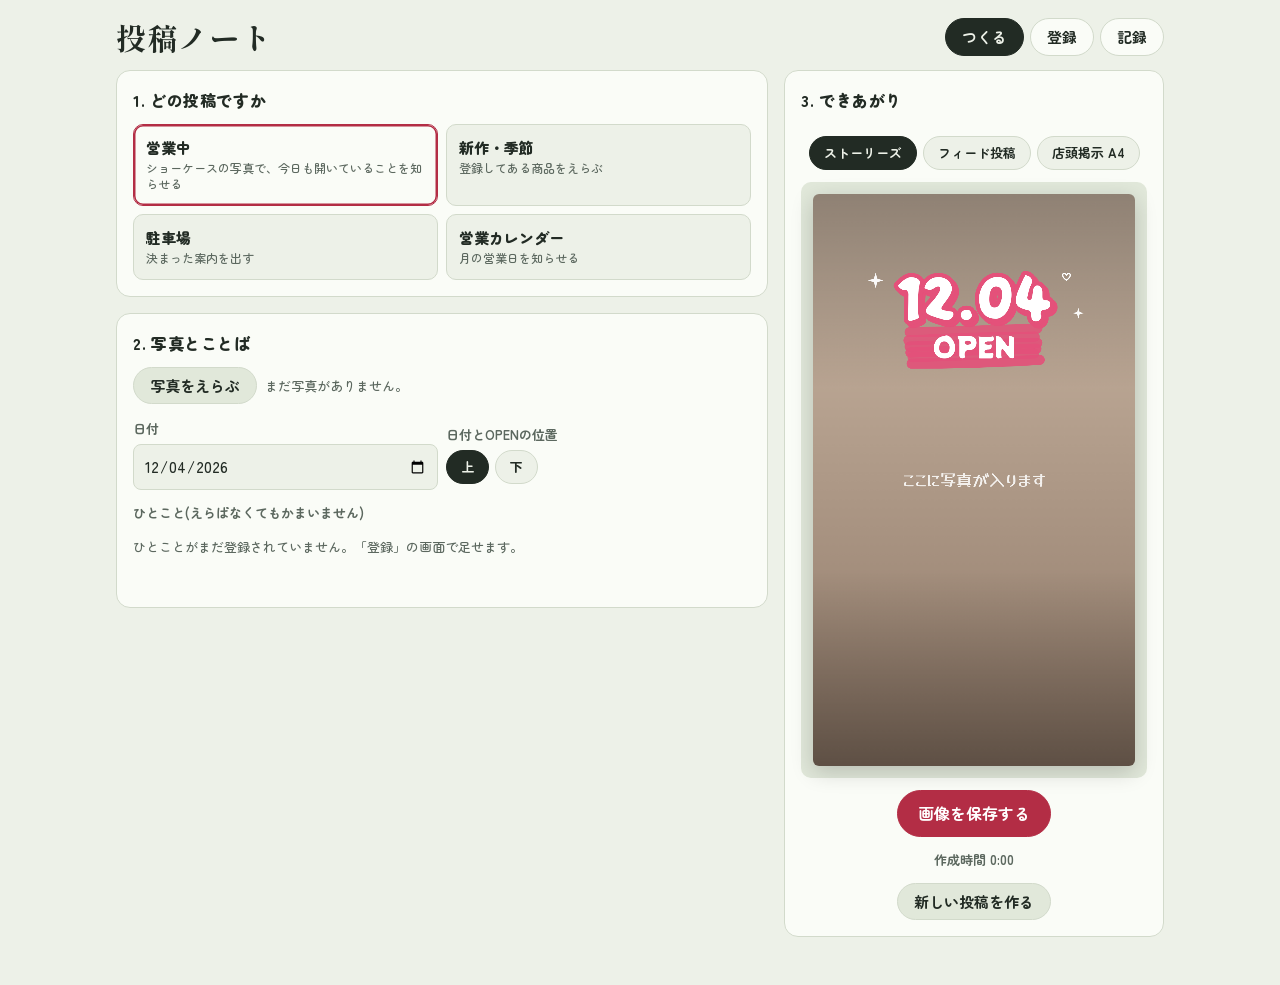
<file: prototype-post-note.html>
<!doctype html>
<html lang="ja">
<head>
<meta charset="utf-8">
<meta name="viewport" content="width=device-width,initial-scale=1,viewport-fit=cover">
<style>body{margin:0}img{max-width:100%}[hidden]{display:none!important}</style>
</head>
<body>
<!-- 試作版(参考用)。window.claude の機能(保存・AI・共有データ)は、このファイル単体では動きません。 -->
<title>洋菓子店の投稿ノート</title>
<link rel="stylesheet" href="https://fonts.googleapis.com/css2?family=Potta+One&family=Yusei+Magic&family=Zen+Maru+Gothic:wght@500;700;900&family=Shippori+Mincho:wght@800&display=swap">
<style>
/* Layout: a counter-side notebook. Pick the moment, add the photo, and the words are already written. Registration and records sit on their own tabs. */
:root{
  --bg:#EDF1E8; --surface:#FAFCF7; --ink:#222B24; --muted:#5C685F; --line:#D2DACB;
  --chip:#E1E8DA; --accent:#B32D45; --accent-ink:#FFFFFF; --warn-bg:#FFF1CC; --warn-ink:#5B4300; --ok:#2F6B45; --ok-bg:#DDEEDF;
  --font-ui:"Zen Maru Gothic","Hiragino Maru Gothic ProN","Hiragino Sans","Noto Sans JP",sans-serif;
  --font-display:"Shippori Mincho","Hiragino Mincho ProN","Noto Serif JP",serif;
}
@media (prefers-color-scheme: dark){
  :root:not([data-theme="light"]){
    --bg:#151A16; --surface:#1E251F; --ink:#E8EDE5; --muted:#9BA79D; --line:#343E36;
    --chip:#29322B; --accent:#F2798D; --accent-ink:#2A0A12; --warn-bg:#4A3A0C; --warn-ink:#FFE9A8; --ok:#8FD3A4; --ok-bg:#1E3A28;
    color-scheme:dark;
  }
}
:root[data-theme="dark"]{
  --bg:#151A16; --surface:#1E251F; --ink:#E8EDE5; --muted:#9BA79D; --line:#343E36;
  --chip:#29322B; --accent:#F2798D; --accent-ink:#2A0A12; --warn-bg:#4A3A0C; --warn-ink:#FFE9A8; --ok:#8FD3A4; --ok-bg:#1E3A28;
  color-scheme:dark;
}
*{box-sizing:border-box}
[hidden]{display:none!important}
body{background:var(--bg);color:var(--ink);font-family:var(--font-ui);font-size:15px;line-height:1.7;font-weight:500}
.app{max-width:1080px;margin:0 auto;padding-inline:16px;padding-block:18px 48px}
.top{display:flex;flex-wrap:wrap;align-items:center;justify-content:space-between;gap:10px 16px;margin-bottom:14px}
.top h1{font-family:var(--font-display);font-weight:800;font-size:clamp(24px,5vw,30px);line-height:1.2;margin:0;letter-spacing:.04em}
.tabs{display:flex;gap:6px;flex-wrap:wrap}
.tabs a{text-decoration:none;color:var(--ink);font-weight:700;border:1.5px solid var(--line);border-radius:999px;padding:5px 16px;background:var(--surface)}
.tabs a[aria-current="page"]{background:var(--ink);color:var(--bg);border-color:var(--ink)}
.grid{display:grid;gap:16px;grid-template-columns:minmax(0,1fr)}
section,.box{background:var(--surface);border:1px solid var(--line);border-radius:14px;padding:16px;min-width:0}
h2{font-size:16px;font-weight:900;margin:0 0 10px;letter-spacing:.04em}
h3{font-size:14px;font-weight:900;margin:0}
p{margin:0}
.hint{color:var(--muted);font-size:13px}
.stack{display:grid;gap:12px}
.kinds{display:grid;grid-template-columns:repeat(2,minmax(0,1fr));gap:8px}
.kinds label{position:relative;display:flex;flex-direction:column;gap:2px;padding:12px;border:1.5px solid var(--line);border-radius:10px;cursor:pointer;background:var(--bg);min-width:0}
.kinds input,.seg input,.chips input{position:absolute;opacity:0;inset:0;margin:0;cursor:pointer}
.kinds b{font-weight:900;font-size:15px;line-height:1.4}
.kinds small{color:var(--muted);font-size:12px;line-height:1.4}
.kinds label:has(input:checked){border-color:var(--accent);background:var(--surface);box-shadow:inset 0 0 0 1.5px var(--accent)}
label:has(input:focus-visible){outline:2px solid var(--accent);outline-offset:2px}
.field{display:grid;gap:4px;min-width:0}
.field>span,.field>label{font-size:13px;font-weight:700;color:var(--muted)}
input[type=text],input[type=date],textarea,select{font:inherit;color:var(--ink);background:var(--bg);border:1.5px solid var(--line);border-radius:8px;padding:8px 10px;width:100%;min-width:0}
textarea{resize:vertical;line-height:1.6}
input:focus-visible,textarea:focus-visible,select:focus-visible,button:focus-visible,a:focus-visible{outline:2px solid var(--accent);outline-offset:2px}
.row{display:flex;flex-wrap:wrap;gap:8px;align-items:center}
button,.filebtn{font:inherit;font-weight:700;border-radius:999px;border:1.5px solid var(--line);background:var(--chip);color:var(--ink);padding:7px 16px;cursor:pointer;line-height:1.4}
button.primary{background:var(--accent);border-color:var(--accent);color:var(--accent-ink)}
button.big{padding:11px 20px;font-size:16px}
button.small{padding:3px 12px;font-size:13px}
button:disabled{opacity:.55;cursor:default}
.filebtn{position:relative;display:inline-block}
.filebtn input{position:absolute;inset:0;opacity:0;cursor:pointer;width:100%}
.seg,.chips{display:flex;flex-wrap:wrap;gap:6px}
.seg label,.chips label{position:relative;border:1.5px solid var(--line);border-radius:999px;padding:5px 14px;font-weight:700;font-size:13px;cursor:pointer;background:var(--bg)}
.seg label:has(input:checked){background:var(--ink);border-color:var(--ink);color:var(--bg)}
.chips.words{display:grid;gap:6px}
.chips.words label{border-radius:10px;padding:8px 12px;font-size:14px;line-height:1.5}
.chips label:has(input:checked){border-color:var(--accent);box-shadow:inset 0 0 0 1.5px var(--accent);background:var(--surface)}
.tagex{font-size:11px;font-weight:700;color:var(--muted);border:1px solid var(--line);border-radius:999px;padding:0 6px;margin-left:6px;white-space:nowrap}
.preview{display:grid;gap:12px;justify-items:center}
.stage{width:100%;display:grid;place-items:center;background:var(--chip);border-radius:10px;padding:12px}
canvas{display:block;max-width:100%;max-height:66vh;width:auto;height:auto;border-radius:6px;box-shadow:0 6px 22px rgba(0,0,0,.18)}
.status{font-size:13px;color:var(--muted);min-height:1.6em}
.timer{font-variant-numeric:tabular-nums;font-weight:700}
.warn{background:var(--warn-bg);color:var(--warn-ink);border-radius:8px;padding:8px 12px;font-size:13px;font-weight:700}
.fallback{width:100%;display:grid;gap:8px;justify-items:center;border-top:1px dashed var(--line);padding-top:12px}
.fallback img{max-height:50vh;border-radius:6px}
.notice{display:grid;gap:10px;background:var(--surface);border:2px solid var(--accent);border-radius:14px;padding:14px 16px;margin-bottom:16px}
.notice p{font-weight:700;max-width:46em}
.notice small{font-weight:500;color:var(--muted);display:block;margin-top:2px}
.notice[data-state="late"]{background:var(--accent);color:var(--accent-ink)}
.notice[data-state="late"] small{color:inherit;opacity:.9}
.notice[data-state="late"] button.primary{background:var(--accent-ink);color:var(--accent);border-color:var(--accent-ink)}
.pill{font-size:12px;font-weight:700;letter-spacing:.08em;border:1.5px solid currentColor;padding:1px 10px;border-radius:999px;justify-self:start}
.okbox{display:grid;gap:10px;justify-items:start;border:1.5px dashed var(--accent);border-radius:10px;padding:12px}
.okbox p{font-size:14px;font-weight:700}
.calgrid{display:grid;grid-template-columns:repeat(7,minmax(0,1fr));gap:4px}
.calgrid button{padding:0;border-radius:8px;aspect-ratio:1/1;font-variant-numeric:tabular-nums;background:var(--bg);min-width:0}
.calgrid button.wd{aspect-ratio:auto;padding:4px 0;font-size:12px;background:var(--chip)}
.calgrid button[data-s="c"]{background:var(--accent);border-color:var(--accent);color:var(--accent-ink)}
.calgrid button[data-s="s"]{border-color:var(--accent);box-shadow:inset 0 0 0 1.5px var(--accent);color:var(--accent)}
.list{display:grid;gap:6px}
.item{display:flex;gap:10px;align-items:flex-start;justify-content:space-between;border:1.5px solid var(--line);border-radius:10px;padding:8px 12px;background:var(--bg);min-width:0}
.item>div{min-width:0}
.item b{font-weight:900}
.item .acts{display:flex;gap:6px;flex:none}
.dot{display:inline-block;width:12px;height:12px;border-radius:50%;margin-right:6px;vertical-align:-1px}
.catbar{display:flex;flex-wrap:wrap;gap:8px;align-items:baseline;margin-top:6px}
.inline{display:flex;flex-wrap:wrap;gap:6px 8px;align-items:center;font-size:14px}
.inline select{width:auto}
.checks{display:flex;flex-wrap:wrap;gap:6px}
.checks label{position:relative;border:1.5px solid var(--line);border-radius:8px;padding:4px 12px;font-weight:700;cursor:pointer;background:var(--bg)}
.checks input{position:absolute;opacity:0;inset:0;margin:0;cursor:pointer}
.checks label:has(input:checked){background:var(--accent);border-color:var(--accent);color:var(--accent-ink)}
.aibox{border:1.5px dashed var(--line);border-radius:10px;padding:12px;display:grid;gap:8px}
.scroll{overflow-x:auto}
table{border-collapse:collapse;width:100%;font-size:13px;font-variant-numeric:tabular-nums}
th,td{text-align:left;padding:6px 8px;border-bottom:1px solid var(--line);white-space:nowrap}
th{color:var(--muted);font-weight:700}
@media (min-width:860px){
  #tab-make.grid{grid-template-columns:minmax(0,1fr) 380px;align-items:start}
  #tab-make.grid>*{grid-column:1}
  #tab-make.grid>.preview{grid-column:2;grid-row:1 / span 4;position:sticky;top:calc(env(safe-area-inset-top, 0px) + 12px)}
  #tab-book.grid{grid-template-columns:repeat(2,minmax(0,1fr));align-items:start}
}
</style>

<div class="app">
  <header class="top">
    <h1>投稿ノート</h1>
    <nav class="tabs" aria-label="画面の切りかえ">
      <a href="#make" id="nav-make">つくる</a><a href="#book" id="nav-book">登録</a><a href="#log" id="nav-log">記録</a>
    </nav>
  </header>

  <div class="notice" id="notice" role="status" hidden>
    <span class="pill" id="noticeTag" hidden>表示テスト中</span>
    <p id="noticeText"></p>
    <div class="row"><button type="button" class="primary" id="noticeGo">営業日を確認する</button><button type="button" id="noticeDone" hidden>投稿まで済んだ</button></div>
  </div>

  <!-- ===== つくる ===== -->
  <div class="grid" id="tab-make">
    <section aria-labelledby="h-kind">
      <h2 id="h-kind">1. どの投稿ですか</h2>
      <div class="kinds" id="kinds" role="radiogroup" aria-labelledby="h-kind">
        <label><input type="radio" name="kind" id="kind-open" value="open" checked><b>営業中</b><small>ショーケースの写真で、今日も開いていることを知らせる</small></label>
        <label><input type="radio" name="kind" id="kind-new" value="new"><b>新作・季節</b><small>登録してある商品をえらぶ</small></label>
        <label><input type="radio" name="kind" id="kind-park" value="park"><b>駐車場</b><small>決まった案内を出す</small></label>
        <label><input type="radio" name="kind" id="kind-cal" value="cal"><b>営業カレンダー</b><small>月の営業日を知らせる</small></label>
      </div>
    </section>

    <section aria-labelledby="h-fields">
      <h2 id="h-fields">2. 写真とことば</h2>
      <div class="stack" id="photoBox">
        <label class="row" id="parkPhotoWrap" hidden style="font-weight:700"><input type="checkbox" id="parkPhoto" style="width:18px;height:18px;accent-color:var(--accent)"> 写真を入れる</label>
        <div class="row" id="photoCtl">
          <span class="filebtn">写真をえらぶ<input type="file" id="photoFile" accept="image/*" aria-label="写真をえらぶ"></span>
          <span class="hint" id="photoState">まだ写真がありません。</span>
        </div>
        <div class="field" id="photoPosWrap" hidden><label for="photoPos">写真の上下の位置</label><input type="range" id="photoPos" min="0" max="100" value="50" style="width:100%;accent-color:var(--accent)"></div>
      </div>

      <div class="stack" id="fs-open" style="margin-top:14px">
        <div class="row">
          <div class="field" style="flex:1 1 150px"><label for="f-date">日付</label><input type="date" id="f-date"></div>
          <div class="field" style="flex:1 1 150px"><span id="l-pos">日付とOPENの位置</span>
            <div class="seg" role="radiogroup" aria-labelledby="l-pos"><label><input type="radio" name="pos" id="pos-top" value="top" checked>上</label><label><input type="radio" name="pos" id="pos-bottom" value="bottom">下</label></div></div>
        </div>
        <div class="field"><span id="l-cat">ひとこと(えらばなくてもかまいません)</span>
          <div class="chips" id="catChips" role="radiogroup" aria-labelledby="l-cat"></div>
          <div class="chips words" id="phraseChips" role="radiogroup" aria-label="ひとこと"></div>
          <p class="hint" id="phraseEmpty" hidden>ひとことがまだ登録されていません。「登録」の画面で足せます。</p>
        </div>
        <div class="row"><button type="button" class="small" id="phraseCopy">えらんだ ひとことをコピー(動画に貼るとき)</button><span class="status" id="s-phrase" aria-live="polite"></span></div>
      </div>

      <div class="stack" id="fs-new" style="margin-top:14px" hidden>
        <div class="field"><label for="f-product">商品</label><select id="f-product"></select></div>
        <p class="hint" id="productEmpty" hidden>商品がまだ登録されていません。「登録」の画面で足せます。</p>
        <div class="field"><label for="f-badge">ラベル</label><select id="f-badge"><option>NEW</option><option>季節限定</option><option>本日のおすすめ</option><option value="">なし</option></select></div>
      </div>

      <div class="stack" id="fs-park" style="margin-top:14px" hidden>
        <p class="hint">案内の文は「登録」の画面の「お店の設定」で決めたものが入ります。</p>
      </div>

      <div class="stack" id="fs-cal" style="margin-top:14px" hidden>
        <div class="row"><div class="field" style="flex:1 1 110px"><label for="cal-y">年</label><select id="cal-y"></select></div>
          <div class="field" style="flex:1 1 110px"><label for="cal-m">月</label><select id="cal-m"></select></div></div>
        <div class="field"><span>定休日はあらかじめ入っています。変わる日だけタップしてください(1回で「お休み」、2回で「時間変更」、3回で「営業」)。</span>
          <div class="calgrid" id="calgrid"></div></div>
        <div class="row"><button type="button" class="small" id="calReset">定休日どおりに戻す</button></div>
        <div class="field"><label for="f-calnote">ひとこと</label><input type="text" id="f-calnote"></div>
        <div class="okbox" id="calOkBox" hidden><p id="calOkText"></p><button type="button" class="primary" id="calOk">この内容でOK</button></div>
      </div>
    </section>

    <section class="preview" aria-labelledby="h-prev">
      <h2 id="h-prev" style="justify-self:start">3. できあがり</h2>
      <div class="seg" id="fmts" role="radiogroup" aria-label="大きさ">
        <label><input type="radio" name="fmt" id="fmt-story" value="story" checked>ストーリーズ</label>
        <label><input type="radio" name="fmt" id="fmt-feed" value="feed">フィード投稿</label>
        <label><input type="radio" name="fmt" id="fmt-a4" value="a4">店頭掲示 A4</label>
      </div>
      <div class="stage"><canvas id="cv" width="1080" height="1920" aria-label="できあがった画像のプレビュー"></canvas></div>
      <button type="button" class="primary big" id="saveBtn">画像を保存する</button>
      <p class="status" id="status" aria-live="polite" style="text-align:center"><span class="timer" id="timer">作成時間 0:00</span><span id="statusMsg"></span></p>
      <button type="button" id="newBtn">新しい投稿を作る</button>
      <div class="fallback" id="fallback" hidden>
        <p class="hint" style="text-align:center">下の画像を長押し(パソコンは右クリック)して保存してください。</p>
        <img id="fallbackImg" alt="保存用の画像">
      </div>
    </section>
  </div>

  <!-- ===== 登録 ===== -->
  <div class="grid" id="tab-book" hidden>
    <section aria-labelledby="h-phr" class="stack">
      <h2 id="h-phr" style="margin:0">ひとこと集</h2>
      <p class="hint">営業中のストーリーズに入れる一言です。ここに登録したものだけが、えらべるようになります。</p>
      <div id="phraseList" class="stack"></div>
      <div class="row" id="phraseSeed" hidden><button type="button" id="seedPhrases">例を入れる</button><span class="hint">雨の日、暑い日などの例が入ります。あとで直せます。</span></div>
      <div class="stack">
        <h3>ひとことを足す</h3>
        <div class="row">
          <div class="field" style="flex:1 1 130px"><label for="p-cat">状況</label><input type="text" id="p-cat" list="catList" placeholder="例:雨の日"><datalist id="catList"></datalist></div>
          <div class="field" style="flex:3 1 220px"><label for="p-text">ひとこと</label><input type="text" id="p-text" placeholder="例:足元にお気をつけてお越しください"></div>
        </div>
        <div class="row"><button type="button" class="primary" id="p-add">登録する</button><span class="status" id="s-padd" aria-live="polite"></span></div>
      </div>
      <div class="aibox" id="aiPhrase" hidden>
        <h3>AIに考えてもらう</h3>
        <p class="hint">どんな状況かを書くと、案が5つ出ます。読んで、使いたいものだけ登録してください。</p>
        <div class="field"><label for="ai-sit">こういう状況</label><input type="text" id="ai-sit" placeholder="例:台風が近づいていて、早めに閉めるかもしれない日"></div>
        <div class="row"><button type="button" id="ai-go">案を出してもらう</button><span class="status" id="s-ai" aria-live="polite"></span></div>
        <div class="list" id="ai-out"></div>
      </div>
    </section>

    <section aria-labelledby="h-prod" class="stack">
      <h2 id="h-prod" style="margin:0">商品メモ</h2>
      <p class="hint">新作や季節の商品を、作った人が一度だけ登録します。投稿する人は、商品をえらぶだけで済みます。</p>
      <div id="productList" class="list"></div>
      <div class="row" id="productSeed" hidden><button type="button" id="seedProducts">例を入れる</button><span class="hint">仮の商品が3つ入ります。あとで直せます。</span></div>
      <div class="stack">
        <h3 id="prodFormTitle">商品を足す</h3>
        <div class="field"><label for="d-name">商品名</label><input type="text" id="d-name"></div>
        <div class="field"><label for="d-desc">ひとこと説明(味や特徴。短いメモでもかまいません)</label><textarea id="d-desc" rows="2"></textarea></div>
        <div class="field"><label for="d-color">色</label><select id="d-color"></select></div>
        <div class="row"><button type="button" class="primary" id="d-add">登録する</button><button type="button" id="d-cancel" hidden>やめる</button>
          <button type="button" id="d-ai" hidden>AIに説明を整えてもらう</button><button type="button" id="d-undo" hidden>元の文に戻す</button></div>
        <p class="status" id="s-dadd" aria-live="polite"></p>
      </div>
    </section>

    <section aria-labelledby="h-set" class="stack">
      <h2 id="h-set" style="margin:0">お店の設定</h2>
      <div class="field"><label for="set-hours">営業時間(入れると、営業中とカレンダーに出ます)</label><input type="text" id="set-hours" placeholder="例:10:00 – 18:00"></div>
      <div class="field"><label for="set-theme">営業中の色</label><select id="set-theme"></select></div>
      <div class="field"><label for="set-park">駐車場の案内(1行に1つ)</label><textarea id="set-park" rows="3" placeholder="例:お店の前に ◯台 とめられます"></textarea></div>
      <div class="field"><span id="l-reg">定休日</span><div class="checks" id="regular" role="group" aria-labelledby="l-reg"></div></div>
      <div class="field"><span>営業カレンダーのお知らせ</span>
        <div class="inline">
          <select id="set-caltarget" aria-label="どの月の分を出すか"><option value="next">翌月の分を</option><option value="same">その月の分を</option></select>
          <span>毎月</span><select id="set-calday" aria-label="カレンダーを出す日"></select><span>日に出す。</span>
          <select id="set-callead" aria-label="何日前から知らせるか"></select><span>日前から、いちばん上に知らせる。</span>
        </div>
        <div class="row"><button type="button" id="noticeTest">お知らせの表示を試す</button></div>
      </div>
      <p class="status" id="s-sync" aria-live="polite"></p>
    </section>
  </div>

  <!-- ===== 記録 ===== -->
  <div class="grid" id="tab-log" hidden>
    <section aria-labelledby="h-log" class="stack">
      <h2 id="h-log" style="margin:0">作業時間の記録</h2>
      <p class="hint">画像を保存するたびに、内容に触りはじめてから保存までの時間が残ります。今までのやり方で計った時間と比べるときに使えます。</p>
      <p class="status" id="logStatus"></p>
      <div class="scroll"><table id="logTable"><thead><tr><th>日時</th><th>種類</th><th>大きさ</th><th>秒</th></tr></thead><tbody></tbody></table></div>
      <p class="hint" id="logEmpty">まだ記録がありません。</p>
      <div class="row"><button type="button" id="logCopy">表計算に貼れる形でコピー</button><button type="button" id="logClear">記録を消す</button></div>
      <p class="status" id="s-log" aria-live="polite"></p>
    </section>
  </div>
</div>

<script>
(() => {
  const $ = (s, r = document) => r.querySelector(s);
  const $$ = (s, r = document) => [...r.querySelectorAll(s)];
  const WEEK = ['日', '月', '火', '水', '木', '金', '土'];
  const pad2 = n => String(n).padStart(2, '0');
  const iso = d => `${d.getFullYear()}-${pad2(d.getMonth() + 1)}-${pad2(d.getDate())}`;
  const todayIso = iso(new Date());
  const uid = () => Date.now().toString(36) + Math.random().toString(36).slice(2, 6);
  const esc = s => String(s).replace(/[&<>"]/g, ch => ({ '&': '&amp;', '<': '&lt;', '>': '&gt;', '"': '&quot;' }[ch]));
  const lines = t => String(t || '').split('\n').map(x => x.trim()).filter(Boolean);
  const ls = {
    get(k, d) { try { const v = localStorage.getItem(k); return v ? JSON.parse(v) : d; } catch (e) { return d; } },
    set(k, v) { try { localStorage.setItem(k, JSON.stringify(v)); return true; } catch (e) { return false; } },
    del(k) { try { localStorage.removeItem(k); } catch (e) {} }
  };
  const THEMES = {
    pink: { name: 'ピンク', a: '#E4517A', d: '#8E2444' }, brown: { name: '茶色', a: '#8A5A36', d: '#4B2E1A' },
    green: { name: '緑', a: '#7FB23A', d: '#3F6418' }, yellow: { name: '黄色', a: '#E0A81C', d: '#7A5600' }, purple: { name: 'むらさき', a: '#8E63C0', d: '#4A2C78' }
  };
  const FORMATS = {
    story: { name: 'ストーリーズ', w: 1080, h: 1920, x: 90, top: 250, bottom: 270 },
    feed: { name: 'フィード投稿', w: 1080, h: 1350, x: 80, top: 90, bottom: 90 },
    a4: { name: '店頭掲示 A4', w: 2480, h: 3508, x: 100, top: 130, bottom: 130 }
  };
  const KIND = { open: '営業中', new: '新作・季節', park: '駐車場', cal: '営業カレンダー' };
  const F_TITLE = '"Potta One","Hiragino Maru Gothic ProN","Noto Sans JP","Noto Sans CJK JP",sans-serif';
  const F_HAND = '"Yusei Magic","Hiragino Maru Gothic ProN","Noto Sans JP","Noto Sans CJK JP",sans-serif';
  const EX_PHRASES = [['雨の日', '足元にお気をつけてお越しください'], ['雨の日', '雨の中のご来店、ありがとうございます'], ['暑い日', '保冷剤をご用意しております'], ['暑い日', '涼しい店内でお待ちしております'],
    ['寒い日', 'あたたかくしてお越しください'], ['雪・荒天', 'どうぞ無理のないようにお越しください'], ['週末・連休', '本日も元気に営業しております'], ['週末・連休', 'ご予約も承っております'], ['いつでも', '皆さまのお越しをお待ちしております']];
  const EX_PRODUCTS = [['いちごのカップデザート', '甘ずっぱいいちごのソースと、ふんわりホイップ', 'pink'], ['ガトーショコラ', 'しっとり濃厚なチョコレート生地', 'brown'], ['シャインマスカットのタルト', 'みずみずしいシャインマスカットをのせました', 'green']];

  // ---------- shared book: the page's database when it answers, this browser otherwise ----------
  const DOCS = ['phrases', 'products', 'settings', 'cal', 'calok', 'log'];
  const DEF = { phrases: { items: [] }, products: { items: [] }, settings: { hours: '', theme: 'pink', park: '', regular: [], calday: 25, callead: 5, caltarget: 'next' }, cal: { months: {} }, calok: { months: {} }, log: { items: [] } };
  const S = {}; DOCS.forEach(n => { S[n] = { ...DEF[n], ...ls.get('pn-' + n, {}) }; });
  let db = null; const chain = {}, timers = {}, dirty = {};
  function commit(name) {
    ls.set('pn-' + name, S[name]); if (!db) return;
    dirty[name] = true; clearTimeout(timers[name]);
    timers[name] = setTimeout(() => {
      const body = JSON.parse(JSON.stringify(S[name]));
      chain[name] = (chain[name] || Promise.resolve()).then(() => db.doc('book/' + name).set(body)).then(
        () => { dirty[name] = false; $('#s-sync').textContent = '登録した内容は、このページに保存されています。'; },
        () => { dirty[name] = false; $('#s-sync').textContent = 'ページへの保存ができませんでした。この端末には残っています。'; });
    }, 600);
  }
  const use = name => (window.claude && window.claude.use ? window.claude.use(name).catch(() => null) : Promise.resolve(null));
  const downloadsP = use('downloads'), sampleP = use('sample');
  use('db').then(d => {
    if (!d) { $('#s-sync').textContent = '登録した内容は、この端末のブラウザに保存されます。'; return; }
    db = d; $('#s-sync').textContent = '登録した内容は、このページに保存されます。';
    try {
      db.collection('book').onSnapshot(snap => {
        let changed = false;
        snap.docs.forEach(doc => { if (DOCS.includes(doc.id) && doc.exists && !doc.metadata.hasPendingWrites && !dirty[doc.id]) { S[doc.id] = { ...DEF[doc.id], ...doc.data() }; ls.set('pn-' + doc.id, S[doc.id]); changed = true; } });
        if (changed) refreshAll();
      }, () => {});
    } catch (e) {}
  });

  // ---------- tabs ----------
  function showTab() {
    const t = ['make', 'book', 'log'].includes(location.hash.slice(1)) ? location.hash.slice(1) : 'make';
    ['make', 'book', 'log'].forEach(n => { $('#tab-' + n).hidden = n !== t; const a = $('#nav-' + n); if (n === t) a.setAttribute('aria-current', 'page'); else a.removeAttribute('aria-current'); });
    if (t === 'make') changed();
  }
  addEventListener('hashchange', showTab);

  // ---------- form state ----------
  const draft = ls.get('pn-draft', {});
  const kindId = () => ($('input[name=kind]:checked') || {}).value || 'open';
  const fmtId = () => ($('input[name=fmt]:checked') || {}).value || 'story';
  const posId = () => ($('input[name=pos]:checked') || {}).value || 'top';
  let curCat = draft.cat || '', curPhrase = draft.day === todayIso ? (draft.phrase || '') : '';
  $('#f-date').value = draft.day === todayIso && draft.date ? draft.date : todayIso;
  if (draft.kind && $('#kind-' + draft.kind)) $('#kind-' + draft.kind).checked = true;
  if (draft.pos && $('#pos-' + draft.pos)) $('#pos-' + draft.pos).checked = true;
  if (draft.badge != null) $('#f-badge').value = draft.badge;
  $('#parkPhoto').checked = !!draft.parkPhoto;
  function saveDraft() {
    ls.set('pn-draft', { day: todayIso, kind: kindId(), date: $('#f-date').value, pos: posId(), cat: curCat, phrase: curPhrase, product: $('#f-product').value, badge: $('#f-badge').value, parkPhoto: $('#parkPhoto').checked });
  }

  // ---------- photo (kept on this device so an interrupted post can be resumed) ----------
  let photo = null;
  function setPhoto(img, note) { photo = img; $('#photoState').textContent = img ? note || '写真が入っています。' : 'まだ写真がありません。'; $('#photoPosWrap').hidden = !img; changed(); }
  const savedPhoto = ls.get('pn-photo', null);
  if (savedPhoto && savedPhoto.day === todayIso) { const im = new Image(); im.onload = () => setPhoto(im, '前の写真が残っています。'); im.src = savedPhoto.url; }
  $('#photoFile').addEventListener('change', e => {
    const file = e.target.files && e.target.files[0]; if (!file) return;
    const img = new Image(), url = URL.createObjectURL(file);
    img.onload = () => {
      const k = Math.min(1, 1920 / Math.max(img.naturalWidth, img.naturalHeight)), c = document.createElement('canvas');
      c.width = Math.round(img.naturalWidth * k); c.height = Math.round(img.naturalHeight * k);
      c.getContext('2d').drawImage(img, 0, 0, c.width, c.height); URL.revokeObjectURL(url);
      const data = c.toDataURL('image/jpeg', 0.84), keep = new Image();
      keep.onload = () => { if (!ls.set('pn-photo', { day: todayIso, url: data })) ls.del('pn-photo'); touch(); setPhoto(keep); };
      keep.src = data;
    };
    img.onerror = () => { URL.revokeObjectURL(url); $('#photoState').textContent = 'この写真は読み込めませんでした。別の写真をえらんでください。'; };
    img.src = url;
  });

  // ---------- phrases and products in the maker ----------
  function cats() { return [...new Set(S.phrases.items.map(p => p.cat || 'いつでも'))]; }
  function paintPhraseChips() {
    const cs = cats(); if (!cs.includes(curCat)) curCat = cs[0] || '';
    $('#phraseEmpty').hidden = cs.length > 0; $('#phraseCopy').hidden = cs.length === 0;
    $('#catChips').innerHTML = cs.map((cname, i) => `<label><input type="radio" name="cat" id="cat-${i}" value="${esc(cname)}"${cname === curCat ? ' checked' : ''}>${esc(cname)}</label>`).join('');
    const items = S.phrases.items.filter(p => (p.cat || 'いつでも') === curCat);
    if (curPhrase && !S.phrases.items.some(p => p.id === curPhrase)) curPhrase = '';
    $('#phraseChips').innerHTML = cs.length ? [`<label><input type="radio" name="phrase" id="ph-none" value=""${curPhrase ? '' : ' checked'}>ひとことなし</label>`,
      ...items.map(p => `<label><input type="radio" name="phrase" id="ph-${p.id}" value="${p.id}"${p.id === curPhrase ? ' checked' : ''}>${esc(p.text)}</label>`)].join('') : '';
  }
  const phraseText = () => (S.phrases.items.find(p => p.id === curPhrase) || {}).text || '';
  $('#catChips').addEventListener('change', e => { curCat = e.target.value; paintPhraseChips(); saveDraft(); });
  $('#phraseChips').addEventListener('change', e => { curPhrase = e.target.value; touch(); saveDraft(); changed(); });
  function paintProductSelect() {
    const sel = $('#f-product'), keep = sel.value || draft.product || '';
    sel.innerHTML = S.products.items.map(p => `<option value="${p.id}">${esc(p.name)}</option>`).join('');
    if (S.products.items.some(p => p.id === keep)) sel.value = keep;
    $('#productEmpty').hidden = S.products.items.length > 0; sel.disabled = S.products.items.length === 0;
  }
  const product = () => S.products.items.find(p => p.id === $('#f-product').value) || null;

  // ---------- calendar ----------
  const ySel = $('#cal-y'), mSel = $('#cal-m'), now0 = new Date();
  for (let y = now0.getFullYear(); y <= now0.getFullYear() + 1; y++) ySel.add(new Option(`${y}年`, y));
  for (let m = 1; m <= 12; m++) mSel.add(new Option(`${m}月`, m));
  ySel.value = now0.getFullYear(); mSel.value = now0.getMonth() + 1;
  const ym = () => `${ySel.value}-${pad2(mSel.value)}`;
  function monthMap(key) {
    if (S.cal.months[key]) return S.cal.months[key];
    const [y, m] = key.split('-').map(Number), first = new Date(y, m - 1, 1).getDay(), n = new Date(y, m, 0).getDate(), map = {};
    for (let d = 1; d <= n; d++) if ((S.settings.regular || []).includes((first + d - 1) % 7)) map[d] = 'c';
    return map;
  }
  const monthInfo = () => { const y = +ySel.value, m = +mSel.value; return { y, m, first: new Date(y, m - 1, 1).getDay(), n: new Date(y, m, 0).getDate(), map: monthMap(ym()) }; };
  function buildCalGrid() {
    const g = $('#calgrid'), mi = monthInfo(); g.textContent = '';
    WEEK.forEach(w => { const b = document.createElement('button'); b.type = 'button'; b.className = 'wd'; b.textContent = w; b.disabled = true; g.append(b); });
    for (let i = 0; i < mi.first; i++) g.append(document.createElement('span'));
    for (let d = 1; d <= mi.n; d++) {
      const b = document.createElement('button'); b.type = 'button'; b.textContent = d; b.dataset.d = d; const s = mi.map[d] || ''; b.dataset.s = s;
      b.setAttribute('aria-label', `${d}日 ${s === 'c' ? 'お休み' : s === 's' ? '時間変更' : '営業'}`); g.append(b);
    }
    $('#calReset').hidden = !S.cal.months[ym()];
  }
  $('#calgrid').addEventListener('click', e => {
    const b = e.target.closest('button[data-d]'); if (!b) return;
    const map = { ...monthMap(ym()) }, d = +b.dataset.d, s = map[d];
    if (!s) map[d] = 'c'; else if (s === 'c') map[d] = 's'; else delete map[d];
    S.cal.months[ym()] = map; commit('cal'); buildCalGrid(); touch(); changed();
  });
  $('#calReset').addEventListener('click', () => { delete S.cal.months[ym()]; commit('cal'); buildCalGrid(); changed(); });
  ySel.addEventListener('change', () => { buildCalGrid(); changed(); }); mSel.addEventListener('change', () => { buildCalGrid(); changed(); });

  // ---------- monthly reminder ----------
  let simulate = false, firstUse = ls.get('pn-first', null);
  if (!firstUse) { firstUse = todayIso; ls.set('pn-first', firstUse); }
  const day0 = d => new Date(d.getFullYear(), d.getMonth(), d.getDate());
  const md = d => `${d.getMonth() + 1}月${d.getDate()}日`;
  const snap = key => { const m = monthMap(key); return JSON.stringify(Object.keys(m).map(Number).sort((a, b) => a - b).map(d => [d, m[d]])); };
  function cycleFor(y, m0) {
    const st = S.settings, P = new Date(y, m0, Math.min(+st.calday || 25, new Date(y, m0 + 1, 0).getDate()));
    const T = new Date(y, m0 + (st.caltarget === 'same' ? 0 : 1), 1), start = new Date(P); start.setDate(start.getDate() - (+st.callead || 5));
    return { P, start, ty: T.getFullYear(), tm: T.getMonth() + 1, key: `${T.getFullYear()}-${pad2(T.getMonth() + 1)}`, end: new Date(T.getFullYear(), T.getMonth() + 1, 0) };
  }
  function pendingCycle() {
    let now = day0(new Date());
    const y = now.getFullYear(), m = now.getMonth(), next = cycleFor(y, m + 1), cur = cycleFor(y, m), prev = cycleFor(y, m - 1);
    if (simulate) { const c = now <= cur.P ? cur : next; if (c.start > now) now = c.start; }
    const c = now >= next.start ? next : now >= cur.start ? cur : now <= prev.end ? prev : null;
    if (!c || iso(c.P) < firstUse) return null;
    const rec = (S.calok.months || {})[c.key], ok = !!rec && rec.snap === snap(c.key);
    if (ok && rec.done) return null;
    return { ...c, now, ok, rec, days: Math.round((c.P - now) / 86400000) };
  }
  function updateNotice() {
    const c = pendingCycle(), box = $('#notice'), okBox = $('#calOkBox');
    box.hidden = !c; $('#noticeTag').hidden = !simulate; $('#noticeTest').textContent = simulate ? '表示テストをやめる' : 'お知らせの表示を試す';
    if (!c) { okBox.hidden = true; return; }
    const text = $('#noticeText'), small = document.createElement('small'); text.textContent = '';
    if (c.ok) { box.dataset.state = 'ok'; text.append(`${c.tm}月の営業日は確認済みです(${c.rec.at})。`); small.textContent = `画像を保存して、${md(c.P)}に出るように予約投稿してください。この試作版では、OKのあとの自動投稿はまだつながっていません。`; $('#noticeGo').textContent = 'カレンダーを開く'; }
    else if (c.days < 0) { box.dataset.state = 'late'; text.append(`${c.tm}月の営業日が、まだ確認されていません。`); small.textContent = `営業カレンダーを出す日(${md(c.P)})を過ぎています。`; $('#noticeGo').textContent = '営業日を確認する'; }
    else { box.dataset.state = 'due'; text.append(`${c.tm}月の営業日を確認してください。`); small.textContent = c.days === 0 ? `今日(${md(c.P)})が、営業カレンダーを出す日です。` : `${md(c.P)}(あと${c.days}日)に、営業カレンダーを出す予定です。`; $('#noticeGo').textContent = '営業日を確認する'; }
    text.append(small); $('#noticeDone').hidden = !c.ok;
    const here = kindId() === 'cal' && ym() === c.key; okBox.hidden = !here;
    if (here) {
      const st = Object.values(monthMap(c.key)), nc = st.filter(x => x === 'c').length, ns = st.filter(x => x === 's').length;
      $('#calOk').hidden = c.ok;
      $('#calOkText').textContent = c.ok ? `確認済みです(${c.rec.at})。日にちを変えると、もう一度確認が必要になります。`
        : nc + ns === 0 ? `${c.tm}月はお休みの日が入っていません。お休みなしでよければ「この内容でOK」を押してください。`
        : `${c.tm}月は、お休み ${nc}日${ns ? `、時間変更 ${ns}日` : ''} です。まちがいがなければ「この内容でOK」を押してください。`;
    }
  }
  $('#noticeGo').addEventListener('click', () => {
    const c = pendingCycle(); if (!c) return;
    location.hash = 'make'; $('#kind-cal').checked = true;
    if (![...ySel.options].some(o => +o.value === c.ty)) ySel.add(new Option(`${c.ty}年`, c.ty));
    ySel.value = c.ty; mSel.value = c.tm; buildCalGrid(); syncKind(); showTab();
    $('#h-fields').scrollIntoView({ behavior: matchMedia('(prefers-reduced-motion: reduce)').matches ? 'auto' : 'smooth', block: 'start' });
  });
  $('#noticeDone').addEventListener('click', () => { const c = pendingCycle(); if (!c || !c.ok) return; S.calok.months[c.key].done = true; commit('calok'); simulate = false; updateNotice(); });
  $('#calOk').addEventListener('click', () => { const c = pendingCycle(); if (!c) return; S.calok.months = S.calok.months || {}; S.calok.months[c.key] = { snap: snap(c.key), at: md(new Date()), done: false }; commit('calok'); updateNotice(); });
  $('#noticeTest').addEventListener('click', () => { simulate = !simulate; updateNotice(); if (simulate && !$('#notice').hidden) $('#notice').scrollIntoView({ block: 'start' }); });

  // ---------- drawing ----------
  const cv = $('#cv');
  function rng(seed) { let s = seed >>> 0; return () => (s = (s * 1664525 + 1013904223) >>> 0) / 4294967296; }
  function brush(c, x, y, w, h, color, seed, alpha = 1) {
    const r = rng(seed || 7), n = 6; c.save(); c.strokeStyle = color; c.lineCap = 'round';
    for (let i = 0; i < n; i++) {
      const yy = y + h * (i + 0.5) / n + (r() - 0.5) * h * 0.08, x0 = x - w * 0.02 + r() * w * 0.05, x1 = x + w + w * 0.02 - r() * w * 0.06;
      c.globalAlpha = alpha * (0.84 + r() * 0.16); c.lineWidth = h / n * 1.6; c.beginPath(); c.moveTo(x0, yy + h * 0.05);
      c.quadraticCurveTo((x0 + x1) / 2, yy + (r() - 0.5) * h * 0.12, x1, yy - h * 0.05); c.stroke();
    }
    c.restore();
  }
  function ink(c, text, x, y, size, fam, o = {}) {
    c.font = `${size}px ${fam}`; c.textAlign = o.align || 'center'; c.textBaseline = 'middle'; c.lineJoin = 'round'; c.lineCap = 'round';
    if (o.shadow) { const d = size * 0.055; c.strokeStyle = o.shadow; c.fillStyle = o.shadow; c.lineWidth = size * 0.15; c.strokeText(text, x + d, y + d); c.fillText(text, x + d, y + d); c.strokeText(text, x, y); }
    else if (o.stroke) { c.strokeStyle = o.stroke; c.lineWidth = size * (o.sw || 0.2); c.strokeText(text, x, y); }
    c.fillStyle = o.color || '#FFFFFF'; c.fillText(text, x, y);
  }
  const NO_HEAD = '、。，．・）」』】!?！？ー〜…';
  function wrap(c, text, size, fam, maxW) {
    c.font = `${size}px ${fam}`; const out = [];
    for (const para of String(text).split('\n')) {
      const toks = para.match(/[A-Za-z0-9#@_'.:\-–]+|\s+|./gu) || ['']; let line = '';
      for (const t of toks) { const next = line + t; if (line && c.measureText(next).width > maxW && !NO_HEAD.includes(t)) { out.push(line.trimEnd()); line = t.trimStart(); } else line = next; }
      out.push(line);
    }
    return out;
  }
  function block(c, text, size, min, fam, maxW) {
    let s = size; c.font = `${s}px ${fam}`;
    if (!/\n/.test(text)) { while (s > min && c.measureText(text).width > maxW) { s -= 2; c.font = `${s}px ${fam}`; } if (c.measureText(text).width <= maxW) return { size: s, lines: [text] }; }
    let out = wrap(c, text, s, fam, maxW); const n = out.length;
    if (n === 2 && !/\n/.test(text)) {
      const ch = Array.from(text), full = c.measureText(text).width; let best = null;
      for (let i = 2; i < ch.length - 1; i++) {
        const a = ch.slice(0, i).join(''), b2 = ch.slice(i).join(''), wa = c.measureText(a).width, wb = c.measureText(b2).width;
        if (wa > maxW || wb > maxW || NO_HEAD.includes(ch[i])) continue;
        const score = Math.abs(wa - wb) / full + ('、。をにはがのとでもへ'.includes(ch[i - 1]) ? 0 : 0.35);
        if (!best || score < best.score) best = { score, lines: [a, b2] };
      }
      if (best) return { size: s, lines: best.lines };
    }
    for (let t = maxW * 0.95; t > maxW * 0.5; t -= maxW * 0.05) { const l2 = wrap(c, text, s, fam, t); if (l2.length > n) break; out = l2; }
    return { size: s, lines: out };
  }
  function fit(c, text, size, min, fam, maxW) { c.font = `${size}px ${fam}`; while (size > min && c.measureText(text).width > maxW) { size -= 2; c.font = `${size}px ${fam}`; } return size; }
  function sparkle(c, x, y, r, color) { c.save(); c.fillStyle = color; c.globalAlpha = 0.95; c.beginPath(); for (let i = 0; i < 8; i++) { const a = Math.PI / 4 * i, rr = i % 2 ? r * 0.32 : r; c.lineTo(x + Math.cos(a) * rr, y + Math.sin(a) * rr); } c.closePath(); c.fill(); c.restore(); }
  function heart(c, x, y, s, color) { c.save(); c.strokeStyle = color; c.lineWidth = s * 0.16; c.lineJoin = 'round'; c.beginPath(); c.moveTo(x, y + s * 0.35); c.bezierCurveTo(x - s * 0.9, y - s * 0.25, x - s * 0.35, y - s * 0.85, x, y - s * 0.3); c.bezierCurveTo(x + s * 0.35, y - s * 0.85, x + s * 0.9, y - s * 0.25, x, y + s * 0.35); c.stroke(); c.restore(); }
  function cover(c, W, H) {
    if (!photo) {
      const g = c.createLinearGradient(0, 0, 0, H); g.addColorStop(0, '#CDB9A6'); g.addColorStop(1, '#8F7968'); c.fillStyle = g; c.fillRect(0, 0, W, H);
      ink(c, 'ここに写真が入ります', W / 2, H / 2, W * 0.05, F_HAND, { color: 'rgba(255,255,255,.85)' }); return;
    }
    const iw = photo.naturalWidth, ih = photo.naturalHeight, sc = Math.max(W / iw, H / ih), sw = W / sc, sh = H / sc;
    c.drawImage(photo, (iw - sw) / 2, (ih - sh) * (+$('#photoPos').value / 100), sw, sh, 0, 0, W, H);
  }
  function scrim(c, W, H, top, bottom) {
    if (top) { const g = c.createLinearGradient(0, 0, 0, H * 0.34); g.addColorStop(0, `rgba(0,0,0,${top})`); g.addColorStop(1, 'rgba(0,0,0,0)'); c.fillStyle = g; c.fillRect(0, 0, W, H * 0.34); }
    if (bottom) { const g = c.createLinearGradient(0, H * 0.66, 0, H); g.addColorStop(0, 'rgba(0,0,0,0)'); g.addColorStop(1, `rgba(0,0,0,${bottom})`); c.fillStyle = g; c.fillRect(0, H * 0.66, W, H * 0.34); }
  }
  function drawOpen(c, f, u) {
    const W = f.w, H = f.h, T = THEMES[S.settings.theme] || THEMES.pink, top = f.top * u, bottom = H - f.bottom * u, cx = W / 2, pos = posId();
    cover(c, W, H); scrim(c, W, H, 0.3, 0.34);
    const [, m, d] = ($('#f-date').value || todayIso).split('-'), dateStr = `${m}.${d}`, dSize = 190 * u, bandH = 128 * u, hours = S.settings.hours;
    const blockH = dSize * 1.05 + bandH + (hours ? 70 * u : 0), y0 = pos === 'top' ? top : bottom - blockH;
    ink(c, dateStr, cx, y0 + dSize * 0.52, dSize, F_TITLE, { shadow: T.a });
    sparkle(c, cx - 330 * u, y0 + 40 * u, 26 * u, '#FFFFFF'); sparkle(c, cx + 350 * u, y0 + 150 * u, 18 * u, '#FFFFFF'); heart(c, cx + 310 * u, y0 + 30 * u, 26 * u, '#FFFFFF');
    const by = y0 + dSize * 1.05; c.font = `${92 * u}px ${F_TITLE}`; const bw = c.measureText('OPEN').width + 150 * u;
    brush(c, cx - bw / 2, by, bw, bandH, T.a, 11); ink(c, 'OPEN', cx, by + bandH * 0.52, 92 * u, F_TITLE, {});
    if (hours) ink(c, hours, cx, by + bandH + 42 * u, 44 * u, F_HAND, { stroke: T.d });
    const text = phraseText(); if (!text) return;
    const bk = block(c, text, 58 * u, 44 * u, F_HAND, W - 2 * f.x * u), size = bk.size, ls2 = bk.lines.slice(0, 4), lh = size * 1.5, ph = ls2.length * lh, py = pos === 'top' ? bottom - ph : top;
    ls2.forEach((l, i) => ink(c, l, cx, py + (i + 0.5) * lh, size, F_HAND, { stroke: T.d, sw: 0.24 }));
  }
  function drawNew(c, f, u) {
    const W = f.w, H = f.h, p = product(), T = THEMES[(p && p.color) || 'pink'] || THEMES.pink, top = f.top * u, bottom = H - f.bottom * u, cx = W / 2, maxW = W - 2 * f.x * u;
    cover(c, W, H); scrim(c, W, H, 0.34, 0.38);
    let y = top; const badge = $('#f-badge').value;
    if (badge) { const s = 50 * u; c.font = `${s}px ${F_TITLE}`; const bw = c.measureText(badge).width + 90 * u; brush(c, cx - bw / 2, y, bw, 84 * u, T.a, 23); ink(c, badge, cx, y + 44 * u, s, F_TITLE, {}); y += 110 * u; }
    const name = p ? p.name : '商品をえらんでください';
    let size = fit(c, name, 128 * u, 78 * u, F_TITLE, maxW), nl = [name];
    if (c.measureText(name).width > maxW) { size = 84 * u; nl = wrap(c, name, size, F_TITLE, maxW).slice(0, 2); }
    nl.forEach((l, i) => ink(c, l, cx, y + size * 0.6 + i * size * 1.2, size, F_TITLE, { shadow: T.a }));
    y += nl.length * size * 1.2 + 8 * u; c.font = `${size}px ${F_TITLE}`;
    const uw = Math.min(maxW, Math.max(...nl.map(l => c.measureText(l).width)) * 1.02); brush(c, cx - uw / 2, y, uw, 26 * u, T.a, 31);
    heart(c, cx - maxW / 2 + 20 * u, top - 34 * u, 24 * u, '#FFFFFF'); sparkle(c, cx + maxW / 2 - 16 * u, top - 20 * u, 22 * u, '#FFFFFF');
    if (p && p.desc) { const bk = block(c, p.desc, 56 * u, 44 * u, F_HAND, maxW), s = bk.size, dl = bk.lines.slice(0, 4), lh = s * 1.55, py = bottom - dl.length * lh; dl.forEach((l, i) => ink(c, l, cx, py + (i + 0.5) * lh, s, F_HAND, { stroke: T.d, sw: 0.24 })); }
  }
  function drawPark(c, f, u) {
    const W = f.w, H = f.h, T = THEMES[S.settings.theme] || THEMES.pink, cx = W / 2, maxW = W - 2 * f.x * u, withPhoto = $('#parkPhoto').checked && photo;
    if (withPhoto) { cover(c, W, H); c.fillStyle = 'rgba(0,0,0,.36)'; c.fillRect(0, 0, W, H); }
    else { c.fillStyle = '#FBF4E6'; c.fillRect(0, 0, W, H); brush(c, -60 * u, 60 * u, W * 0.7, 150 * u, T.a, 41, 0.2); brush(c, W * 0.4, H - 220 * u, W * 0.7, 150 * u, T.a, 43, 0.2); }
    const ps = lines(S.settings.park), s = 56 * u, lh = s * 1.75, wrapped = ps.flatMap(l => { const bk = block(c, l, s, 42 * u, F_HAND, maxW); return bk.lines.map(t => ({ t, size: bk.size })); });
    const total = 190 * u + 60 * u + 150 * u + 70 * u + wrapped.length * lh; let y = f.top * u + Math.max(0, (H - (f.top + f.bottom) * u - total) / 2);
    c.fillStyle = T.a; c.beginPath(); c.arc(cx, y + 95 * u, 95 * u, 0, Math.PI * 2); c.fill(); ink(c, 'P', cx, y + 100 * u, 130 * u, F_TITLE, {}); y += 250 * u;
    const tSize = 96 * u; ink(c, '駐車場のご案内', cx, y + tSize * 0.55, tSize, F_TITLE, withPhoto ? { shadow: T.a } : { color: T.d });
    y += tSize * 1.2; c.font = `${tSize}px ${F_TITLE}`; const uw = Math.min(maxW, c.measureText('駐車場のご案内').width); brush(c, cx - uw / 2, y, uw, 24 * u, T.a, 47); y += 94 * u;
    if (!wrapped.length) ink(c, '「登録」の画面で、案内の文を入れてください', cx, y + lh / 2, 40 * u, F_HAND, withPhoto ? { stroke: T.d } : { color: T.d });
    wrapped.forEach((l, i) => ink(c, l.t, cx, y + (i + 0.5) * lh, l.size, F_HAND, withPhoto ? { stroke: T.d, sw: 0.24 } : { color: '#3B2A20' }));
  }
  function drawCal(c, f, u) {
    const W = f.w, H = f.h, T = THEMES[S.settings.theme] || THEMES.pink, cx = W / 2, x0 = f.x * u, w = W - 2 * x0, mi = monthInfo(), rows = Math.ceil((mi.first + mi.n) / 7), INK = '#3B2A20';
    c.fillStyle = '#FBF4E6'; c.fillRect(0, 0, W, H); brush(c, -80 * u, 50 * u, W * 0.6, 130 * u, T.a, 51, 0.18); brush(c, W * 0.5, H - 190 * u, W * 0.6, 130 * u, T.a, 53, 0.18);
    const st = Object.values(mi.map), legend = [st.includes('c') && ['c', 'お休み'], st.includes('s') && ['s', '時間変更']].filter(Boolean), note = $('#f-calnote').value.trim(), hours = S.settings.hours;
    const titleH = 250 * u, head = 70 * u, tail = (legend.length ? 80 * u : 0) + (note ? 70 * u : 0) + (hours ? 70 * u : 0);
    const cell = Math.min(w / 7, (H - (f.top + f.bottom) * u - titleH - head - tail) / rows), total = titleH + head + rows * cell + tail;
    let y = f.top * u + Math.max(0, (H - (f.top + f.bottom) * u - total) / 2);
    ink(c, `${mi.y}年`, cx, y + 26 * u, 40 * u, F_HAND, { color: T.d });
    const tSize = 100 * u, title = `${mi.m}月の営業日`; ink(c, title, cx, y + 120 * u, tSize, F_TITLE, { color: INK });
    c.font = `${tSize}px ${F_TITLE}`; const uw = c.measureText(title).width; brush(c, cx - uw / 2, y + 180 * u, uw, 24 * u, T.a, 57); y += titleH;
    const cw = w / 7; WEEK.forEach((d, i) => ink(c, d, x0 + cw * (i + 0.5), y + head * 0.42, 34 * u, F_HAND, { color: i === 0 ? T.a : '#8A7566' }));
    c.strokeStyle = '#8A7566'; c.globalAlpha = 0.45; c.lineWidth = 2 * u; c.beginPath(); c.moveTo(x0, y + head - 6 * u); c.lineTo(x0 + w, y + head - 6 * u); c.stroke(); c.globalAlpha = 1; y += head;
    const r = Math.min(cw, cell) * 0.4, num = Math.min(cw, cell) * 0.4;
    for (let d = 1; d <= mi.n; d++) {
      const idx = mi.first + d - 1, px = x0 + cw * (idx % 7 + 0.5), py = y + cell * (Math.floor(idx / 7) + 0.5), s = mi.map[d];
      if (s === 'c') { c.fillStyle = T.a; c.beginPath(); c.arc(px, py, r, 0, Math.PI * 2); c.fill(); }
      if (s === 's') { c.strokeStyle = T.a; c.lineWidth = 4 * u; c.beginPath(); c.arc(px, py, r - 2 * u, 0, Math.PI * 2); c.stroke(); }
      ink(c, String(d), px, py + num * 0.04, num, F_HAND, { color: s === 'c' ? '#FFFFFF' : INK });
    }
    y += rows * cell;
    if (legend.length) {
      const size = 36 * u, rr = 16 * u, gap = 50 * u; c.font = `${size}px ${F_HAND}`;
      const ws = legend.map(([, t]) => rr * 2 + 14 * u + c.measureText(t).width); let px = cx - (ws.reduce((a, b) => a + b, 0) + gap * (legend.length - 1)) / 2;
      legend.forEach(([k, t], i) => { c.beginPath(); c.arc(px + rr, y + 44 * u, rr - (k === 's' ? 2 * u : 0), 0, Math.PI * 2); if (k === 'c') { c.fillStyle = T.a; c.fill(); } else { c.strokeStyle = T.a; c.lineWidth = 4 * u; c.stroke(); }
        ink(c, t, px + rr * 2 + 14 * u, y + 46 * u, size, F_HAND, { color: INK, align: 'left' }); px += ws[i] + gap; });
      y += 80 * u;
    }
    if (note) { ink(c, note, cx, y + 36 * u, fit(c, note, 40 * u, 26 * u, F_HAND, w), F_HAND, { color: INK }); y += 70 * u; }
    if (hours) ink(c, `営業時間 ${hours}`, cx, y + 36 * u, 40 * u, F_HAND, { color: T.d });
  }
  function render() {
    const f = FORMATS[fmtId()], u = f.w / 1080, k = kindId();
    if (cv.width !== f.w || cv.height !== f.h) { cv.width = f.w; cv.height = f.h; }
    const c = cv.getContext('2d'); c.globalAlpha = 1;
    ({ open: drawOpen, new: drawNew, park: drawPark, cal: drawCal })[k](c, f, u);
  }
  const seen = new Set();
  async function ensureFonts() {
    if (!document.fonts || !document.fonts.load) return false;
    const p = product(), text = 'OPENNEW季節限定本日のおすすめ駐車場ご案内月の営業日年お休み時間変更0123456789.:– ' + WEEK.join('') + phraseText() + (p ? p.name + p.desc : '') + S.settings.park + S.settings.hours + $('#f-calnote').value;
    const need = [...new Set(text)].filter(ch => !seen.has(ch)); if (!need.length) return false; need.forEach(ch => seen.add(ch));
    try { await Promise.race([Promise.all(['"Potta One"', '"Yusei Magic"'].map(fam => document.fonts.load(`40px ${fam}`, need.join('')))), new Promise(r => setTimeout(r, 4000))]); } catch (e) {}
    return true;
  }
  let raf = 0;
  function changed() { cancelAnimationFrame(raf); raf = requestAnimationFrame(() => { if ($('#tab-make').hidden) { updateNotice(); return; } render(); updateNotice(); ensureFonts().then(ch => { if (ch) render(); }); }); }

  // ---------- timer, log, save ----------
  let t0 = 0, tick = 0, done = false;
  const fmtSec = s => `${Math.floor(s / 60)}:${pad2(s % 60)}`;
  const showTimer = () => { $('#timer').textContent = `作成時間 ${fmtSec(t0 ? Math.round((Date.now() - t0) / 1000) : 0)}`; };
  function touch() { if (t0 || done) return; t0 = Date.now(); tick = setInterval(showTimer, 1000); }
  function stopAndRecord() {
    if (!t0 || done) return; done = true; clearInterval(tick);
    const sec = Math.max(1, Math.round((Date.now() - t0) / 1000)), d = new Date(); $('#timer').textContent = `作成時間 ${fmtSec(sec)}`;
    S.log.items = [{ at: `${iso(d)} ${pad2(d.getHours())}:${pad2(d.getMinutes())}`, kind: KIND[kindId()], fmt: FORMATS[fmtId()].name, sec }, ...(S.log.items || [])].slice(0, 200); commit('log'); paintLog();
  }
  const say = msg => { $('#statusMsg').textContent = msg ? ` ・ ${msg}` : ''; };
  function showFallback(blob) { const img = $('#fallbackImg'); if (img.src) URL.revokeObjectURL(img.src); img.src = URL.createObjectURL(blob); $('#fallback').hidden = false; }
  $('#saveBtn').addEventListener('click', async e => {
    const k = kindId(), btn = e.currentTarget;
    if ((k === 'open' || k === 'new') && !photo) { say('先に写真をえらんでください。'); return; }
    if (k === 'new' && !product()) { say('先に商品を登録してください。'); return; }
    btn.disabled = true;
    try {
      render(); stopAndRecord();
      const blob = await new Promise(r => cv.toBlob(r, 'image/jpeg', 0.92)), d = new Date();
      const filename = `${k}_${fmtId()}_${d.getFullYear()}${pad2(d.getMonth() + 1)}${pad2(d.getDate())}_${pad2(d.getHours())}${pad2(d.getMinutes())}.jpg`, downloads = await downloadsP;
      if (!downloads) { showFallback(blob); say(''); return; }
      try { await downloads.save({ filename, data: blob }); say('保存しました。'); }
      catch (err) { if (err && err.code === 'declined') say('保存をやめました。'); else if (err && err.code === 'rate_limited') say('少し待ってから、もう一度押してください。'); else showFallback(blob); }
    } finally { btn.disabled = false; }
  });
  $('#newBtn').addEventListener('click', () => {
    photo = null; ls.del('pn-photo'); $('#photoFile').value = ''; $('#photoPos').value = 50; curPhrase = ''; $('#f-date').value = todayIso; $('#f-calnote').value = '';
    clearInterval(tick); t0 = 0; done = false; showTimer(); say(''); $('#fallback').hidden = true; paintPhraseChips(); saveDraft(); setPhoto(null);
  });
  function paintLog() {
    const tb = $('#logTable tbody'), items = S.log.items || []; tb.textContent = '';
    for (const r of items.slice(0, 40)) { const tr = document.createElement('tr'); for (const v of [r.at, r.kind, r.fmt, r.sec]) { const td = document.createElement('td'); td.textContent = v; tr.append(td); } tb.append(tr); }
    $('#logEmpty').hidden = items.length > 0; $('#logTable').hidden = items.length === 0;
    $('#logStatus').textContent = items.length ? `${items.length}件の平均は ${Math.round(items.reduce((a, r) => a + r.sec, 0) / items.length)}秒 です。` : '';
  }
  async function copy(text, sel, ok) { try { await navigator.clipboard.writeText(text); $(sel).textContent = ok; } catch (e) { $(sel).textContent = 'コピーできませんでした。'; } }
  $('#logCopy').addEventListener('click', () => copy(['日時\t種類\t大きさ\t秒', ...(S.log.items || []).map(r => [r.at, r.kind, r.fmt, r.sec].join('\t'))].join('\n'), '#s-log', '記録をコピーしました。表計算ソフトに貼り付けられます。'));
  let armed = false;
  $('#logClear').addEventListener('click', e => { if (!armed) { armed = true; e.target.textContent = '本当に消す'; setTimeout(() => { armed = false; e.target.textContent = '記録を消す'; }, 4000); return; } armed = false; e.target.textContent = '記録を消す'; S.log.items = []; commit('log'); paintLog(); });
  $('#phraseCopy').addEventListener('click', () => { const t = phraseText(); if (!t) { $('#s-phrase').textContent = 'ひとことをえらんでください。'; return; } copy(t, '#s-phrase', 'コピーしました。'); });

  // ---------- registration: phrases ----------
  const priceLike = t => /([0-9０-９][0-9０-９,，]*\s*円)|([¥￥]\s*[0-9０-９])/.test(t);
  function paintPhraseList() {
    const cs = cats(); $('#phraseSeed').hidden = S.phrases.items.length > 0;
    $('#catList').innerHTML = cs.map(cname => `<option value="${esc(cname)}">`).join('');
    $('#phraseList').innerHTML = cs.map(cname => `<div class="stack" style="gap:6px"><h3>${esc(cname)}</h3><div class="list">${S.phrases.items.filter(p => (p.cat || 'いつでも') === cname).map(p =>
      `<div class="item"><div>${esc(p.text)}${p.ex ? '<span class="tagex">例</span>' : ''}</div><div class="acts"><button type="button" class="small" data-delp="${p.id}">消す</button></div></div>`).join('')}</div></div>`).join('');
  }
  function addPhrase(cat, text, ex) { S.phrases.items.push({ id: uid(), cat: cat || 'いつでも', text, ...(ex ? { ex: true } : {}) }); }
  $('#p-add').addEventListener('click', () => {
    const cat = $('#p-cat').value.trim(), text = $('#p-text').value.trim();
    if (!text) { $('#s-padd').textContent = 'ひとことを入れてください。'; return; }
    if (priceLike(text)) { $('#s-padd').textContent = '価格のような数字が入っています。価格は載せない方針なので、直してから登録してください。'; return; }
    addPhrase(cat, text); commit('phrases'); $('#p-text').value = ''; $('#s-padd').textContent = '登録しました。'; refreshBook();
  });
  $('#phraseList').addEventListener('click', e => { const b = e.target.closest('button[data-delp]'); if (!b) return; S.phrases.items = S.phrases.items.filter(p => p.id !== b.dataset.delp); commit('phrases'); refreshBook(); });
  $('#seedPhrases').addEventListener('click', () => { EX_PHRASES.forEach(([cat, t]) => addPhrase(cat, t, true)); commit('phrases'); refreshBook(); });

  // ---------- registration: products ----------
  let editing = '', before = '';
  $('#d-color').innerHTML = Object.entries(THEMES).map(([k, t]) => `<option value="${k}">${t.name}</option>`).join('');
  $('#set-theme').innerHTML = $('#d-color').innerHTML;
  function paintProductList() {
    $('#productSeed').hidden = S.products.items.length > 0;
    $('#productList').innerHTML = S.products.items.map(p => `<div class="item"><div><b><span class="dot" style="background:${(THEMES[p.color] || THEMES.pink).a}"></span>${esc(p.name)}</b>${p.ex ? '<span class="tagex">例</span>' : ''}<br><span class="hint">${esc(p.desc || '説明なし')}</span></div>
      <div class="acts"><button type="button" class="small" data-editd="${p.id}">直す</button><button type="button" class="small" data-deld="${p.id}">消す</button></div></div>`).join('');
  }
  function resetProdForm() { editing = ''; before = ''; $('#d-name').value = ''; $('#d-desc').value = ''; $('#prodFormTitle').textContent = '商品を足す'; $('#d-cancel').hidden = true; $('#d-undo').hidden = true; }
  $('#d-add').addEventListener('click', () => {
    const name = $('#d-name').value.trim(), desc = $('#d-desc').value.trim(), color = $('#d-color').value;
    if (!name) { $('#s-dadd').textContent = '商品名を入れてください。'; return; }
    if (priceLike(name + desc)) { $('#s-dadd').textContent = '価格のような数字が入っています。価格は載せない方針なので、直してから登録してください。'; return; }
    if (editing) { const p = S.products.items.find(x => x.id === editing); if (p) { p.name = name; p.desc = desc; p.color = color; delete p.ex; } }
    else S.products.items.push({ id: uid(), name, desc, color });
    commit('products'); resetProdForm(); $('#s-dadd').textContent = '登録しました。'; refreshBook();
  });
  $('#d-cancel').addEventListener('click', () => { resetProdForm(); $('#s-dadd').textContent = ''; });
  $('#productList').addEventListener('click', e => {
    const b = e.target.closest('button'); if (!b) return;
    if (b.dataset.deld) { S.products.items = S.products.items.filter(p => p.id !== b.dataset.deld); commit('products'); if (editing === b.dataset.deld) resetProdForm(); refreshBook(); }
    if (b.dataset.editd) { const p = S.products.items.find(x => x.id === b.dataset.editd); if (!p) return; editing = p.id; $('#d-name').value = p.name; $('#d-desc').value = p.desc || ''; $('#d-color').value = p.color || 'pink'; $('#prodFormTitle').textContent = '商品を直す'; $('#d-cancel').hidden = false; $('#d-name').focus(); }
  });
  $('#seedProducts').addEventListener('click', () => { EX_PRODUCTS.forEach(([name, desc, color]) => S.products.items.push({ id: uid(), name, desc, color, ex: true })); commit('products'); refreshBook(); });

  // ---------- registration: settings ----------
  for (let d = 1; d <= 28; d++) $('#set-calday').add(new Option(d, d));
  [1, 2, 3, 5, 7, 10].forEach(d => $('#set-callead').add(new Option(d, d)));
  $('#regular').innerHTML = WEEK.map((w, i) => `<label><input type="checkbox" id="reg-${i}" value="${i}">${w}</label>`).join('');
  function paintSettings() {
    const st = S.settings, act = document.activeElement;
    [['#set-hours', st.hours], ['#set-park', st.park]].forEach(([sel, v]) => { if ($(sel) !== act) $(sel).value = v || ''; });
    $('#set-theme').value = st.theme || 'pink'; $('#set-calday').value = st.calday || 25; $('#set-callead').value = st.callead || 5; $('#set-caltarget').value = st.caltarget || 'next';
    WEEK.forEach((w, i) => { $('#reg-' + i).checked = (st.regular || []).includes(i); });
  }
  function readSettings() {
    S.settings = { hours: $('#set-hours').value.trim(), theme: $('#set-theme').value, park: $('#set-park').value, regular: $$('#regular input:checked').map(el => +el.value), calday: +$('#set-calday').value, callead: +$('#set-callead').value, caltarget: $('#set-caltarget').value };
    commit('settings'); buildCalGrid(); updateNotice();
  }
  $('#h-set').parentElement.addEventListener('input', e => { if (e.target.id !== 'noticeTest') readSettings(); });
  $('#h-set').parentElement.addEventListener('change', readSettings);

  // ---------- AI helpers (only inside registration, never at posting time) ----------
  const aiMsg = code => ['not_granted', 'sampling_disabled', 'not_declared', 'capability_disabled', 'capability_removed'].includes(code) ? null : code === 'rate_limited' ? '今は混み合っています。少し待ってから、もう一度押してください。' : '案を作れませんでした。もう一度押してみてください。';
  sampleP.then(sample => {
    if (!sample) return;
    $('#aiPhrase').hidden = false; $('#d-ai').hidden = false;
    $('#ai-go').addEventListener('click', async e => {
      const sit = $('#ai-sit').value.trim(), btn = e.currentTarget, stat = $('#s-ai');
      if (!sit) { stat.textContent = 'どんな状況かを書いてください。'; return; }
      btn.disabled = true; stat.textContent = '考えています…'; $('#ai-out').textContent = '';
      try {
        const out = await sample.json(`洋菓子店がInstagramのストーリーズに入れる、短い一言を考えてください。

状況: ${sit}

条件
・お客さまに向けた、ていねいで親しみやすい日本語(です・ます調)
・1つ30字以内。最後に句点は付けない
・価格、割引、事実か分からないこと(在庫、閉店時刻、サービスの内容)は書かない
・絵文字は使わない
・言い回しを変えて、5つ出す

JSONの配列(文字列5つ)だけを返してください。例: ["足元にお気をつけてお越しください"]`, { modelTier: 'quick', cache: false });
        const list = (Array.isArray(out) ? out : []).map(x => String(x).trim()).filter(Boolean).slice(0, 5);
        if (!list.length) { stat.textContent = '案を作れませんでした。もう一度押してみてください。'; return; }
        stat.textContent = 'AIの案です。読んで、使いたいものだけ登録してください。';
        $('#ai-out').innerHTML = list.map((t, i) => `<div class="item"><div>${esc(t)}</div><div class="acts"><button type="button" class="small" data-aiadd="${i}">登録する</button></div></div>`).join('');
        $('#ai-out').onclick = ev => { const b = ev.target.closest('button[data-aiadd]'); if (!b) return; const t = list[+b.dataset.aiadd]; if (priceLike(t)) { stat.textContent = '価格のような数字が入っているので、登録しませんでした。'; return; }
          addPhrase($('#p-cat').value.trim() || sit.slice(0, 12), t); commit('phrases'); b.disabled = true; b.textContent = '登録ずみ'; paintPhraseList(); paintPhraseChips(); };
      } catch (err) { const m = aiMsg(err && err.code); if (m === null) { $('#aiPhrase').hidden = true; $('#d-ai').hidden = true; } else stat.textContent = m; }
      finally { btn.disabled = false; }
    });
    $('#d-ai').addEventListener('click', async e => {
      const name = $('#d-name').value.trim(), memo = $('#d-desc').value.trim(), btn = e.currentTarget, stat = $('#s-dadd');
      if (!name || !memo) { stat.textContent = '商品名と、短いメモを先に入れてください。'; return; }
      btn.disabled = true; stat.textContent = '考えています…';
      try {
        const { text } = await sample(`洋菓子店の商品の説明を、Instagramの画像に入れる短い文に整えてください。

商品名: ${name}
作った人のメモ: ${memo}

条件
・40字以内の1文
・メモに書かれていない材料、産地、味、効果は足さない
・ていねいな日本語。価格は書かない。絵文字は使わない

整えた文だけを返してください。`, { modelTier: 'quick', cache: false });
        before = memo; $('#d-desc').value = text.trim().replace(/^["「]|["」]$/g, ''); $('#d-undo').hidden = false; stat.textContent = 'AIが整えた文です。メモにないことが足されていないか、読んでから登録してください。';
      } catch (err) { const m = aiMsg(err && err.code); if (m === null) { $('#aiPhrase').hidden = true; $('#d-ai').hidden = true; stat.textContent = ''; } else stat.textContent = m; }
      finally { btn.disabled = false; }
    });
    $('#d-undo').addEventListener('click', () => { $('#d-desc').value = before; $('#d-undo').hidden = true; $('#s-dadd').textContent = '元の文に戻しました。'; });
  });

  // ---------- wiring ----------
  function syncKind() {
    const k = kindId(); ['open', 'new', 'park', 'cal'].forEach(n => { $('#fs-' + n).hidden = n !== k; });
    $('#photoBox').hidden = k === 'cal'; $('#parkPhotoWrap').hidden = k !== 'park';
    $('#photoCtl').hidden = k === 'park' && !$('#parkPhoto').checked; $('#photoPosWrap').hidden = !photo || $('#photoCtl').hidden;
    if (k === 'cal') buildCalGrid();
  }
  function refreshBook() { paintPhraseList(); paintProductList(); paintPhraseChips(); paintProductSelect(); changed(); }
  function refreshAll() { paintSettings(); refreshBook(); paintLog(); buildCalGrid(); }
  $('#kinds').addEventListener('change', () => { syncKind(); saveDraft(); changed(); });
  $('#fmts').addEventListener('change', changed);
  $('#tab-make').addEventListener('input', e => { if (e.target.closest('#fs-open,#fs-new,#fs-park,#fs-cal,#photoBox')) { if (e.target.type !== 'file') touch(); syncKind(); saveDraft(); changed(); } });
  $('#tab-make').addEventListener('change', e => { if (e.target.closest('#fs-open,#fs-new,#fs-park,#fs-cal,#photoBox') && e.target.type !== 'file') { touch(); syncKind(); saveDraft(); changed(); } });
  refreshAll(); syncKind(); showTab();
  if (document.fonts && document.fonts.ready) document.fonts.ready.then(() => { if (!$('#tab-make').hidden) render(); });
})();
</script>

</body>
</html>
</file>
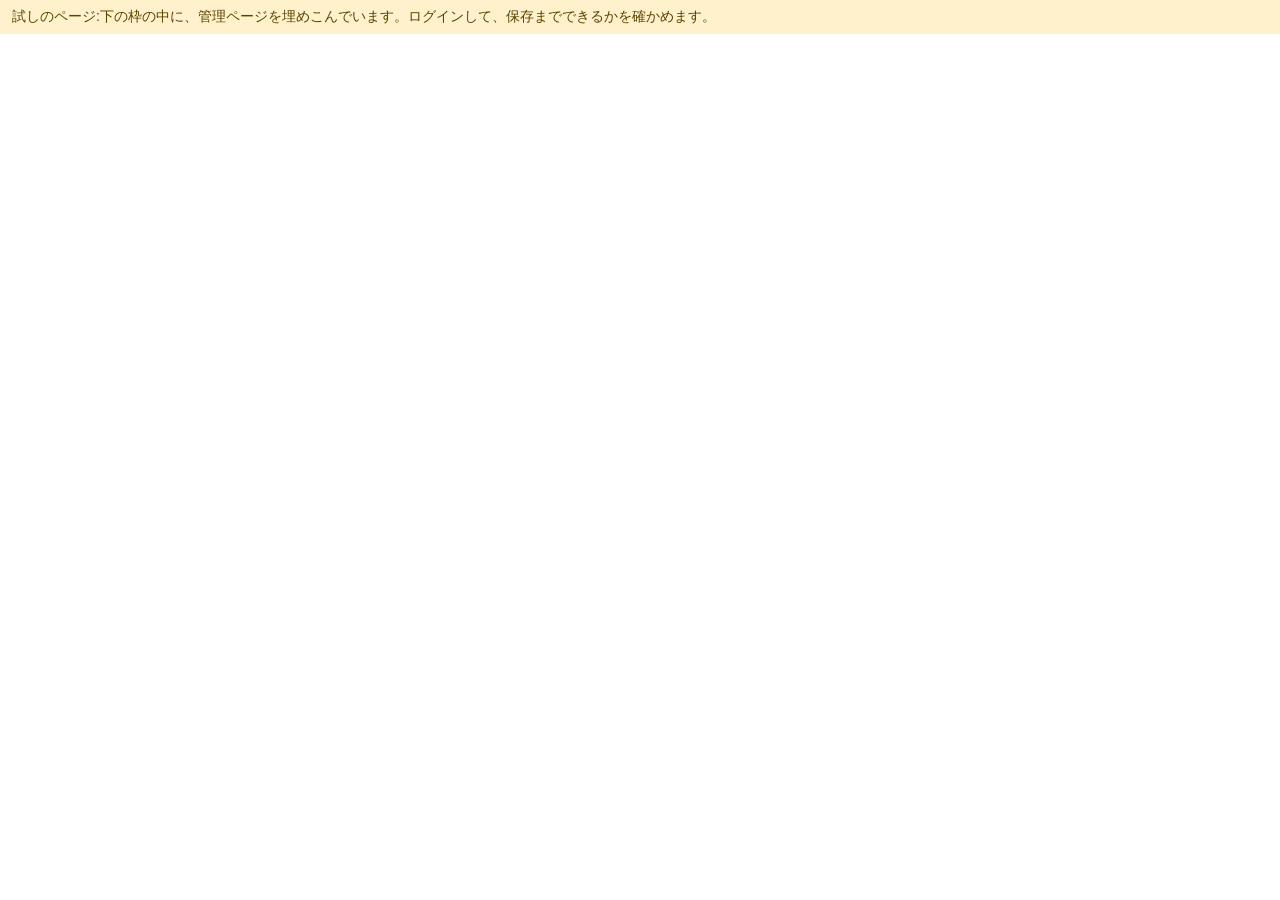
<file: tests/embed.html>
<!doctype html>
<html lang="ja">
<head>
<meta charset="utf-8">
<meta name="viewport" content="width=device-width,initial-scale=1,viewport-fit=cover">
<title>管理ページの埋めこみの試し</title>
<style>
  html, body { margin: 0; height: 100%; font-family: "Hiragino Maru Gothic ProN", sans-serif; }
  p { margin: 0; padding: 8px 12px; font-size: 14px; background: #FFF1CC; color: #5B4300; }
  iframe { border: 0; width: 100%; height: calc(100% - 40px); display: block; }
</style>
</head>
<body>
<p>試しのページ:下の枠の中に、管理ページを埋めこんでいます。ログインして、保存までできるかを確かめます。</p>
<iframe id="f" title="管理ページ"></iframe>
<script type="module">
import { CONFIG } from '../config.js?v=10';
document.getElementById('f').src = CONFIG.adminUrl;
</script>
</body>
</html>
</file>
<file: css/style.css>
/* 色はここでまとめて決める。暗い表示のときは下で入れかえる。 */
:root {
  --bg: #EDF1E8; --surface: #FAFCF7; --ink: #222B24; --muted: #5C685F; --line: #D2DACB;
  --chip: #E1E8DA; --accent: #B32D45; --accent-ink: #FFFFFF; --warn-bg: #FFF1CC; --warn-ink: #5B4300;
  --font-ui: "Zen Maru Gothic", "Hiragino Maru Gothic ProN", "Hiragino Sans", "Noto Sans JP", sans-serif;
  color-scheme: light;
}
@media (prefers-color-scheme: dark) {
  :root:not([data-theme="light"]) {
    --bg: #151A16; --surface: #1E251F; --ink: #E8EDE5; --muted: #9BA79D; --line: #343E36;
    --chip: #29322B; --accent: #F2798D; --accent-ink: #2A0A12; --warn-bg: #4A3A0C; --warn-ink: #FFE9A8;
    color-scheme: dark;
  }
}
:root[data-theme="dark"] {
  --bg: #151A16; --surface: #1E251F; --ink: #E8EDE5; --muted: #9BA79D; --line: #343E36;
  --chip: #29322B; --accent: #F2798D; --accent-ink: #2A0A12; --warn-bg: #4A3A0C; --warn-ink: #FFE9A8;
  color-scheme: dark;
}

* { box-sizing: border-box; }
[hidden] { display: none !important; }
html { -webkit-text-size-adjust: 100%; }
body { margin: 0; background: var(--bg); color: var(--ink); font-family: var(--font-ui); font-size: 16px; line-height: 1.7; font-weight: 500; overflow-x: hidden; }
img { max-width: 100%; }
p { margin: 0; }

.app { max-width: 1080px; margin: 0 auto; padding: max(14px, env(safe-area-inset-top)) max(16px, env(safe-area-inset-right)) 48px max(16px, env(safe-area-inset-left)); }
.top { display: flex; flex-wrap: wrap; align-items: center; justify-content: space-between; gap: 10px 16px; margin-bottom: 14px; }
.top h1 { font-size: clamp(22px, 5vw, 28px); font-weight: 900; line-height: 1.2; margin: 0; letter-spacing: .04em; }
.tabs { display: flex; gap: 6px; flex-wrap: wrap; }
.tabs a { text-decoration: none; color: var(--ink); font-weight: 700; border: 1.5px solid var(--line); border-radius: 999px; padding: 6px 16px; background: var(--surface); min-height: 44px; display: inline-flex; align-items: center; }
.tabs a[aria-current="page"] { background: var(--ink); color: var(--bg); border-color: var(--ink); }

.grid { display: grid; gap: 16px; grid-template-columns: minmax(0, 1fr); }
section, .box { background: var(--surface); border: 1px solid var(--line); border-radius: 14px; padding: 16px; min-width: 0; }
h2 { font-size: 17px; font-weight: 900; margin: 0 0 10px; letter-spacing: .04em; }
.hint { color: var(--muted); font-size: 14px; }
.stack { display: grid; gap: 12px; }
#photoBox + .stack, #fs-new, #fs-park, #fs-cal { margin-top: 14px; }
.row { display: flex; flex-wrap: wrap; gap: 8px; align-items: center; }
.row.center, .center { justify-content: center; text-align: center; }
.grow { flex: 1 1 140px; }

/* 種類のカード */
.kinds { display: grid; grid-template-columns: repeat(2, minmax(0, 1fr)); gap: 8px; }
.kinds label { position: relative; display: flex; flex-direction: column; gap: 2px; padding: 12px; border: 1.5px solid var(--line); border-radius: 10px; cursor: pointer; background: var(--bg); min-width: 0; }
.kinds b { font-weight: 900; font-size: 16px; line-height: 1.4; }
.kinds small { color: var(--muted); font-size: 12px; line-height: 1.4; }
.kinds label:has(input:checked) { border-color: var(--accent); background: var(--surface); box-shadow: inset 0 0 0 1.5px var(--accent); }
.kinds input, .seg input, .chips input, .checks input { position: absolute; opacity: 0; inset: 0; margin: 0; cursor: pointer; }
label:has(input:focus-visible) { outline: 3px solid var(--accent); outline-offset: 2px; }

/* 入力欄 */
.field { display: grid; gap: 4px; min-width: 0; }
.field > span, .field > label { font-size: 14px; font-weight: 700; color: var(--muted); }
input[type=text], input[type=date], textarea, select { font: inherit; font-size: 16px; color: var(--ink); background: var(--bg); border: 1.5px solid var(--line); border-radius: 8px; padding: 8px 10px; width: 100%; min-width: 0; min-height: 44px; }
textarea { resize: vertical; line-height: 1.6; }
input[type=range] { width: 100%; accent-color: var(--accent); min-height: 32px; }
input:focus-visible, textarea:focus-visible, select:focus-visible, button:focus-visible, a:focus-visible, summary:focus-visible { outline: 3px solid var(--accent); outline-offset: 2px; }
.check { display: flex; align-items: center; gap: 8px; font-weight: 700; min-height: 44px; cursor: pointer; }
.check input { width: 22px; height: 22px; accent-color: var(--accent); }

/* ボタン */
button, .filebtn { font: inherit; font-weight: 700; border-radius: 999px; border: 1.5px solid var(--line); background: var(--chip); color: var(--ink); padding: 8px 18px; cursor: pointer; line-height: 1.4; min-height: 44px; }
button.primary { background: var(--accent); border-color: var(--accent); color: var(--accent-ink); }
button.big { padding: 12px 22px; font-size: 17px; min-height: 52px; }
button.small { padding: 6px 14px; font-size: 14px; min-height: 40px; }
button:disabled { opacity: .55; cursor: default; }
.filebtn { position: relative; display: inline-flex; align-items: center; overflow: hidden; }
.filebtn input { position: absolute; inset: 0; opacity: 0; cursor: pointer; width: 100%; font-size: 0; }
.filebtn:has(input:focus-visible) { outline: 3px solid var(--accent); outline-offset: 2px; }

/* えらぶ部品 */
.seg, .chips, .checks { display: flex; flex-wrap: wrap; gap: 6px; }
.seg label, .chips label, .checks label { position: relative; border: 1.5px solid var(--line); border-radius: 999px; padding: 8px 16px; font-weight: 700; font-size: 14px; cursor: pointer; background: var(--bg); min-height: 44px; display: inline-flex; align-items: center; }
.seg label:has(input:checked), .checks label:has(input:checked) { background: var(--ink); border-color: var(--ink); color: var(--bg); }
.chips label:has(input:checked) { border-color: var(--accent); box-shadow: inset 0 0 0 1.5px var(--accent); background: var(--surface); }
.chips.words { display: grid; gap: 6px; margin-top: 6px; }
.chips.words label { border-radius: 10px; padding: 10px 12px; font-size: 15px; line-height: 1.5; }
.tagex { font-size: 11px; font-weight: 700; color: var(--muted); border: 1px solid var(--line); border-radius: 999px; padding: 0 6px; margin-left: 6px; white-space: nowrap; }

/* できあがり */
.preview { display: grid; gap: 12px; justify-items: stretch; }
.stage { width: 100%; display: grid; place-items: center; background: var(--chip); border-radius: 10px; padding: 12px; }
canvas { display: block; max-width: 100%; max-height: 62vh; width: auto; height: auto; border-radius: 6px; box-shadow: 0 6px 22px rgba(0, 0, 0, .18); }
.status { font-size: 14px; color: var(--muted); min-height: 1.7em; }
.status.err { color: var(--accent); font-weight: 700; }
.fallback { display: grid; gap: 8px; justify-items: center; border-top: 1px dashed var(--line); padding-top: 12px; text-align: center; }
.fallback img { max-height: 50vh; border-radius: 6px; }

.timer { font-variant-numeric: tabular-nums; font-weight: 700; font-size: 15px; color: var(--muted); }
.timer.on { color: var(--ink); }
.avg { font-weight: 900; font-size: 18px; }
.scroll { overflow-x: auto; }
table { border-collapse: collapse; width: 100%; font-size: 14px; font-variant-numeric: tabular-nums; }
th, td { text-align: left; padding: 6px 8px; border-bottom: 1px solid var(--line); white-space: nowrap; }
th { color: var(--muted); font-weight: 700; }

/* お知らせ */
.notice.share { border-color: var(--ink); }
.primary-link { display: inline-flex; align-items: center; min-height: 44px; padding: 8px 18px; border-radius: 999px; background: var(--accent); color: var(--accent-ink); font-weight: 700; text-decoration: none; }
.primary-link:focus-visible { outline: 3px solid var(--accent); outline-offset: 2px; }
.warn { background: var(--warn-bg); color: var(--warn-ink); border-radius: 10px; padding: 10px 14px; font-size: 14px; font-weight: 700; margin-bottom: 14px; }
.notice { display: grid; gap: 10px; background: var(--surface); border: 2px solid var(--accent); border-radius: 14px; padding: 14px 16px; margin-bottom: 16px; }
.notice p { font-weight: 700; }
.notice small { font-weight: 500; color: var(--muted); display: block; margin-top: 2px; font-size: 14px; }
.notice[data-state="late"] { background: var(--accent); color: var(--accent-ink); }
.notice[data-state="late"] small { color: inherit; opacity: .92; }
.notice[data-state="late"] button.primary { background: var(--accent-ink); color: var(--accent); border-color: var(--accent-ink); }
.pill { font-size: 12px; font-weight: 700; letter-spacing: .06em; border: 1.5px solid currentColor; padding: 1px 10px; border-radius: 999px; justify-self: start; }

/* カレンダー */
.calgrid { display: grid; grid-template-columns: repeat(7, minmax(0, 1fr)); gap: 4px; }
.calgrid .wd { text-align: center; font-size: 12px; font-weight: 700; color: var(--muted); padding: 2px 0; }
.calgrid button { padding: 0; border-radius: 8px; aspect-ratio: 1 / 1; min-height: 40px; font-variant-numeric: tabular-nums; background: var(--bg); min-width: 0; }
.calgrid button[data-s="c"] { background: var(--accent); border-color: var(--accent); color: var(--accent-ink); }
.calgrid button[data-s="s"] { border-color: var(--accent); box-shadow: inset 0 0 0 2px var(--accent); color: var(--accent); }
.legend { display: flex; flex-wrap: wrap; gap: 4px 14px; font-size: 13px; color: var(--muted); margin-top: 4px; }
.lg { display: inline-block; width: 14px; height: 14px; border-radius: 4px; border: 1.5px solid var(--line); background: var(--bg); margin-right: 4px; vertical-align: -2px; }
.lg.c { background: var(--accent); border-color: var(--accent); }
.lg.s { border: 2px solid var(--accent); }
.okbox { display: grid; gap: 10px; justify-items: start; border: 1.5px dashed var(--accent); border-radius: 10px; padding: 12px; }
.okbox > p { font-weight: 700; }
.future { display: grid; gap: 6px; justify-items: start; background: var(--warn-bg); color: var(--warn-ink); border-radius: 8px; padding: 10px 12px; width: 100%; }
.future p { font-weight: 700; }
.future .hint { color: inherit; font-weight: 500; }
.testbox { display: grid; gap: 8px; border-top: 1px dashed var(--line); padding-top: 12px; }

/* 設定 */
details.box summary { font-weight: 900; font-size: 17px; cursor: pointer; min-height: 32px; }
details.box[open] summary { margin-bottom: 8px; }
.inline { display: flex; flex-wrap: wrap; gap: 6px 8px; align-items: center; font-size: 15px; }
.inline select { width: auto; }
.checks label { border-radius: 8px; padding: 6px 14px; }

@media (min-width: 860px) {
  #tab-make.grid { grid-template-columns: minmax(0, 1fr) 400px; align-items: start; }
  #tab-make.grid > * { grid-column: 1; }
  #tab-make.grid > .preview { grid-column: 2; grid-row: 1 / span 3; position: sticky; top: 12px; }
}

/* 準備中の種類(えらべない) */
.kinds label.soon { opacity: .6; cursor: default; border-style: dashed; }
.kinds label.soon input { cursor: default; }

/* ===== 画面の形(S / A / C)。スマホの1画面に収める ===== */
body[data-layout] .app { padding-bottom: 8px; }
body[data-layout] .top { margin-bottom: 6px; }
body[data-layout] .top h1 { font-size: 18px; }
body[data-layout] .tabs a { min-height: 36px; padding: 4px 12px; font-size: 13px; }
.screens { display: block; }
.scr { display: flex; flex-direction: column; gap: 8px; height: calc(100dvh - var(--hdr, 100px)); min-height: 460px; }
.scr-top { display: flex; align-items: center; gap: 8px; min-height: 40px; flex: none; }
.scr-top .back { min-width: 44px; padding: 6px 12px; font-size: 18px; }
.scr-title { font-size: 18px; margin: 0; }
.scr-body { flex: 1; min-height: 0; display: flex; flex-direction: column; gap: 8px; overflow-y: auto; }
.scr-body > * { flex: none; }
.scr-body > .stage { flex: 1 1 auto; min-height: 140px; display: flex; align-items: center; justify-content: center; padding: 6px; }
.scr-body > .stage canvas { max-height: 100%; max-width: 100%; }
.scr-body .notice, .scr-body .warn { margin-bottom: 0; padding: 8px 12px; }
.scr-bottom { flex: none; display: grid; gap: 4px; padding-top: 4px; border-top: 1px solid var(--line); }
.scr-bottom .row { justify-content: center; }
.scr-bottom .status, .scr-bottom .timer { text-align: center; min-height: 0; font-size: 13px; margin: 0; }
.scr-bottom button.big, .scr-bottom .wide { width: 100%; }
.scr-bottom #actions { flex-wrap: nowrap; }
.scr-bottom #actions button { flex: 1; padding: 10px 8px; font-size: 16px; }
.scr-bottom #extraRow { flex-wrap: nowrap; gap: 6px; }
.scr-bottom #extraRow button { min-height: 34px; padding: 4px 10px; font-size: 12px; }
.scr-body #posRow { flex-wrap: nowrap; }
.scr-body #posRow .field { flex: 1 1 0; }
.scr-panel { flex: none; max-height: 34dvh; overflow-y: auto; display: grid; gap: 8px; padding: 2px; }
.tabbar { display: flex; gap: 4px; flex: none; }
.tabbar .tab { flex: 1; min-height: 40px; padding: 6px 4px; font-size: 14px; border-radius: 10px; }
.tabbar .tab[aria-selected="true"] { background: var(--ink); color: var(--bg); border-color: var(--ink); }
/* 種類のボタン:大きく(S・Cの最初)/小さく横に並べる(A) */
.screens .kinds:not(.compact) { flex: 1; grid-auto-rows: 1fr; }
.screens .kinds:not(.compact) label { justify-content: center; align-items: center; text-align: center; }
.screens .kinds:not(.compact) b { font-size: 18px; }
.kinds.compact { display: flex; gap: 6px; overflow-x: auto; }
.kinds.compact label { flex: none; padding: 6px 12px; border-radius: 999px; min-height: 40px; justify-content: center; }
.kinds.compact small { display: none; }
.kinds.compact b { font-size: 14px; }
/* よく使う組み合わせ(C) */
.quick { display: grid; gap: 8px; }
.quick-btn { width: 100%; text-align: left; border-radius: 12px; padding: 12px 16px; min-height: 56px; font-size: 16px; background: var(--surface); border-color: var(--ink); }
.quick-others { display: grid; grid-template-columns: 1fr 1fr; gap: 6px; }
.quick-others button { width: 100%; }
.screens #fmts { flex-wrap: nowrap; }
.screens #fmts label { flex: 1; justify-content: center; padding: 6px 4px; font-size: 13px; white-space: nowrap; }
.scr-body .notice, .scr-body .warn { font-size: 13px; line-height: 1.5; }
.scr-body > .stage { min-height: 120px; }
[data-layout="A"] .scr-panel, [data-layout="C"] .scr-panel { max-height: 24dvh; }
.scr-panel .chips { gap: 6px; }

/* お知らせのベル(右上)と、押すと開く一覧 */
.top h1 { margin-right: auto; }
.bell { position: relative; width: 44px; height: 44px; min-height: 44px; padding: 0; border-radius: 50%; display: inline-grid; place-items: center; flex: none; }
.bell-dot { position: absolute; top: 7px; right: 8px; width: 11px; height: 11px; border-radius: 50%; background: var(--accent); border: 2px solid var(--surface); }
.bell-back { position: fixed; inset: 0; background: rgba(0,0,0,.25); z-index: 40; }
.bell-panel { position: fixed; top: 12px; left: 12px; right: 12px; max-width: 560px; margin: 0 auto; max-height: calc(100dvh - 24px); overflow-y: auto; z-index: 41; background: var(--surface); border: 1.5px solid var(--line); border-radius: 16px; padding: 14px 16px; box-shadow: 0 10px 30px rgba(0,0,0,.2); display: grid; gap: 10px; }
.bell-panel[hidden], .bell-back[hidden] { display: none; }
.bell-head { display: flex; align-items: center; justify-content: space-between; }
.bell-head h2 { margin: 0; font-size: 18px; }
.bell-panel .notice, .bell-panel .warn { margin: 0; }
/* 右上に置く(スマホでは題の横、広い画面では切りかえのボタンの右) */
.top .bell { order: 2; }
@media (max-width: 699px) {
  .top .tabs { order: 3; flex-basis: 100%; }
}
/* 共有のボタンは1行に収める */
.scr-bottom #actions button { white-space: nowrap; font-size: clamp(13px, 3.8vw, 16px); }

/* ===== 画面の形(S / A / C):できあがりを大きくする ===== */
/* 上:題は出さず、切りかえのボタンとベルを1行に */
body[data-layout] .top h1 { display: none; }
body[data-layout] .top { flex-wrap: nowrap; gap: 8px; }
body[data-layout] .top .tabs { order: 1; flex: 1 1 auto; flex-basis: auto; flex-wrap: nowrap; gap: 4px; min-width: 0; }
body[data-layout] .tabs a { min-height: 36px; padding: 4px 9px; font-size: 12px; white-space: nowrap; }
body[data-layout] .top .bell { order: 2; width: 38px; height: 38px; min-height: 38px; }
body[data-layout] .bell-dot { top: 5px; right: 6px; }
.scr { padding: 10px; gap: 6px; }
.scr-body { gap: 6px; }
/* 切りかえの中身は、どれを開いても同じ高さ(できあがりの大きさが変わらないように) */
[data-layout="A"] .scr-panel, [data-layout="C"] .scr-panel { height: clamp(140px, 25dvh, 220px); max-height: none; align-content: start; }
/* ことば:状況は横1列(横にすべらせる)、ひとことはすぐ下に */
.scr-panel #phraseField > span { font-size: 12px; }
.scr-panel #catChips { flex-wrap: nowrap; overflow-x: auto; padding-bottom: 2px; }
.scr-panel #catChips label { flex: none; min-height: 36px; padding: 4px 14px; }
.scr-panel .chips.words { margin-top: 4px; }
.scr-panel .chips.words label { padding: 8px 12px; font-size: 14px; }
/* 作業時間は、できあがりの左上に小さく出す */
.scr-body > .stage { position: relative; }
.stage > .timer { position: absolute; left: 8px; top: 6px; margin: 0; font-size: 12px; padding: 2px 8px; border-radius: 999px; background: var(--surface); opacity: .9; }
/* 下:「うまく保存できないとき」「新しい投稿を作る」は小さな文字のボタンに */
.scr-bottom #extraRow button { background: none; border-color: transparent; text-decoration: underline; min-height: 32px; padding: 2px 6px; }
.scr-panel #phraseField > span { display: none; }
.scr-panel #phraseField { gap: 4px; }
.scr-panel .chips.words { gap: 4px; }
.scr-panel .chips.words label { padding: 6px 10px; font-size: 13px; line-height: 1.4; min-height: 36px; }
.tabbar .tab { min-height: 36px; }
.kinds.compact, .scr-panel #catChips { scrollbar-width: none; }
.kinds.compact::-webkit-scrollbar, .scr-panel #catChips::-webkit-scrollbar { display: none; }
</file>
